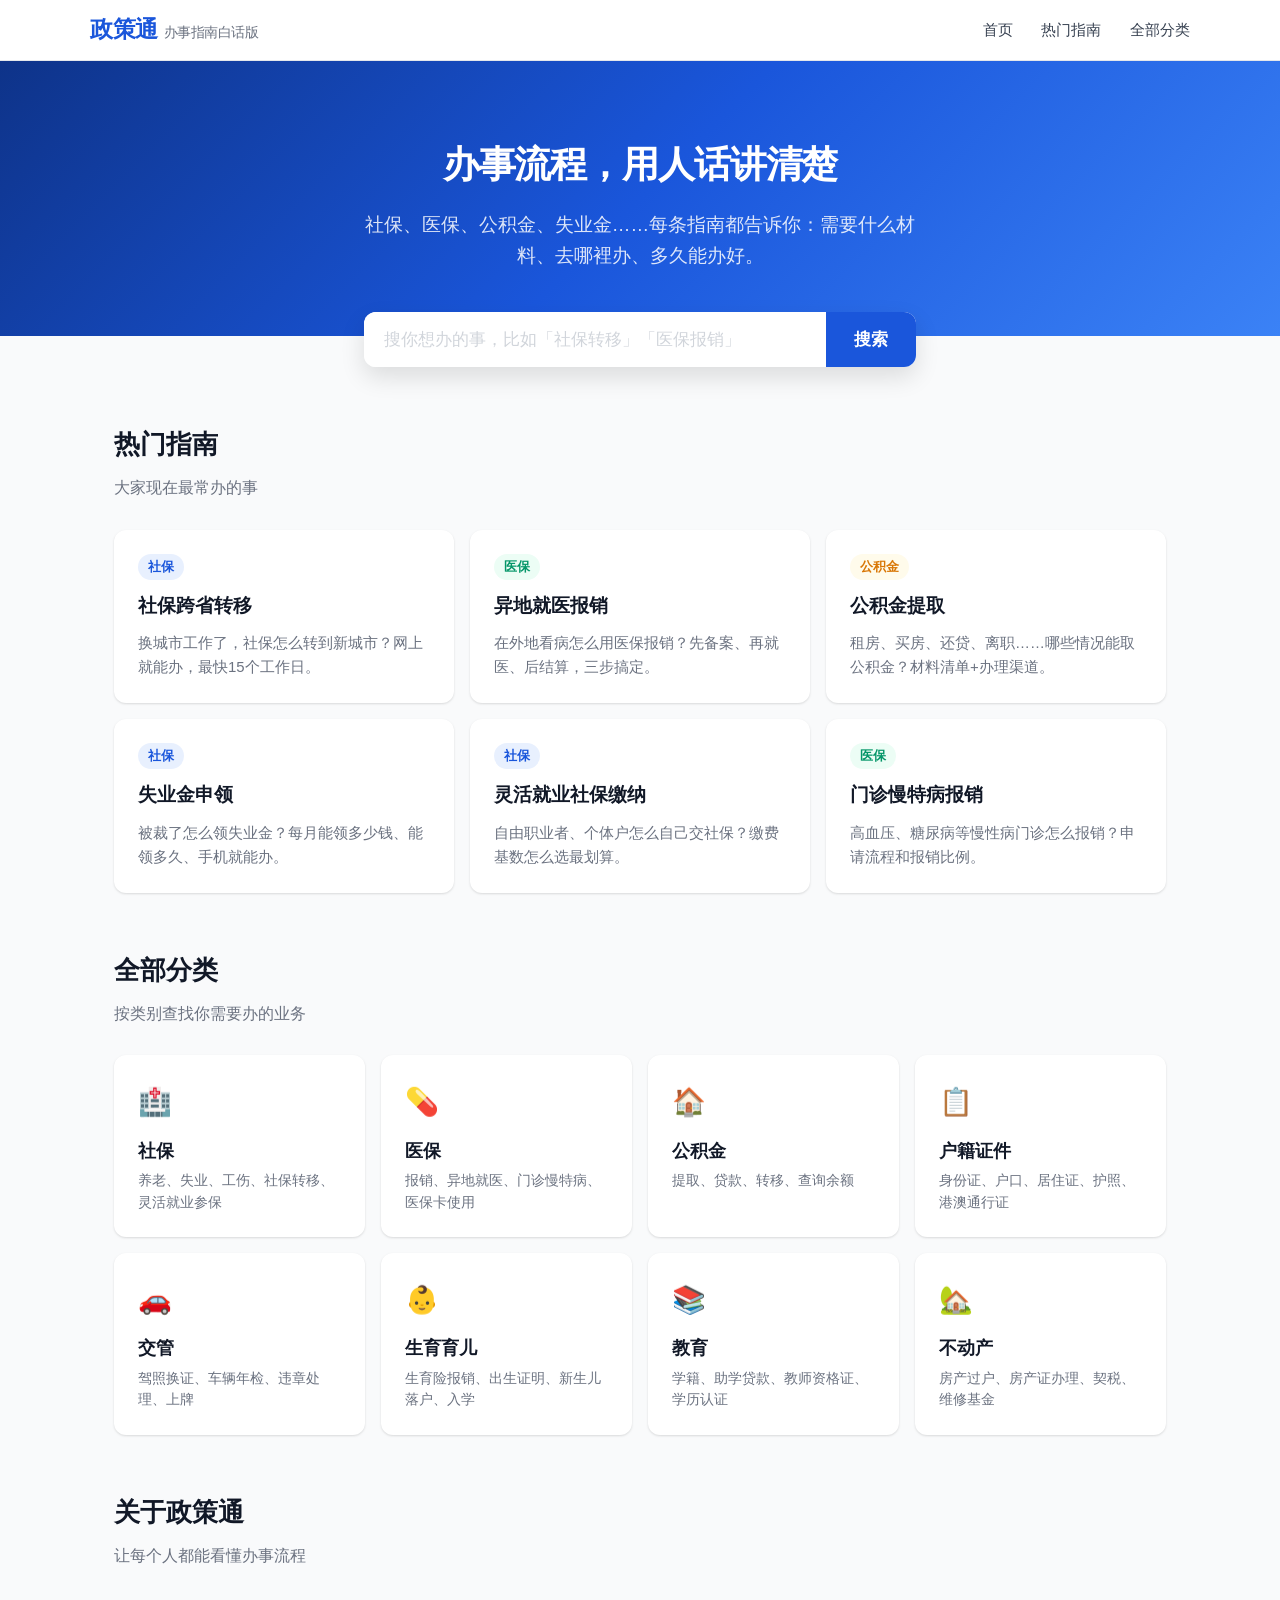
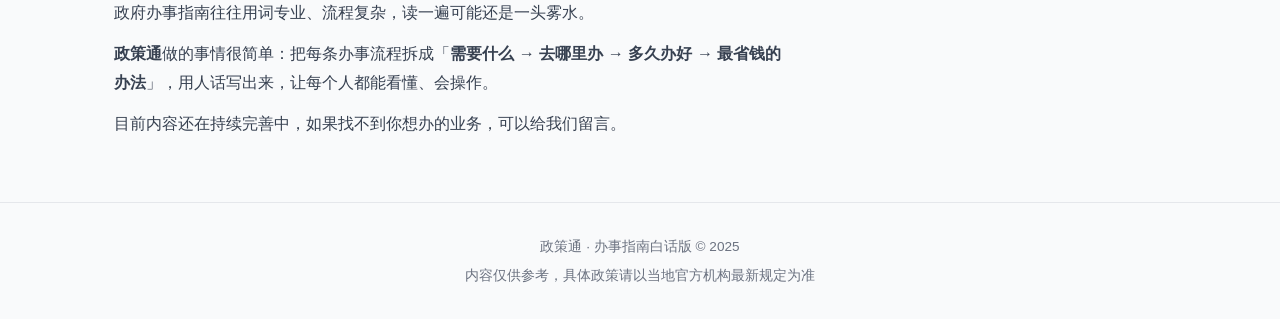
<file: index.html>
<!DOCTYPE html>
<html lang="zh-CN">
<head>
<meta charset="UTF-8">
<meta name="viewport" content="width=device-width, initial-scale=1.0">
<meta name="description" content="政策通 — 社保、医保、公积金、失业金等办事流程，用人话讲清楚。每一步都告诉你带什么材料、去哪办、多久能办好。">
<title>政策通 — 办事指南白话版</title>
<link rel="stylesheet" href="style.css">
</head>
<body>

<header>
  <div class="header-inner">
    <a href="./" class="logo">政策通<span>办事指南白话版</span></a>
    <nav>
      <a href="./">首页</a>
      <a href="#hot">热门指南</a>
      <a href="#all">全部分类</a>
    </nav>
  </div>
</header>

<section class="hero">
  <h1>办事流程，用人话讲清楚</h1>
  <p>社保、医保、公积金、失业金……每条指南都告诉你：需要什么材料、去哪裡办、多久能办好。</p>
</section>

<div class="search-wrap">
  <div class="search-box">
    <input type="text" id="searchInput" placeholder="搜你想办的事，比如「社保转移」「医保报销」" autocomplete="off">
    <button onclick="doSearch()">搜索</button>
  </div>
</div>

<section class="section" id="hot">
  <h2 class="section-title">热门指南</h2>
  <p class="section-sub">大家现在最常办的事</p>
  <div class="guide-grid">
    <a href="guides/shebao-zhuanyi.html" class="guide-card">
      <span class="tag tag-shebao">社保</span>
      <h3>社保跨省转移</h3>
      <p>换城市工作了，社保怎么转到新城市？网上就能办，最快15个工作日。</p>
    </a>
    <a href="guides/yibao-baoxiao.html" class="guide-card">
      <span class="tag tag-yibao">医保</span>
      <h3>异地就医报销</h3>
      <p>在外地看病怎么用医保报销？先备案、再就医、后结算，三步搞定。</p>
    </a>
    <a href="guides/gjj-tiqu.html" class="guide-card">
      <span class="tag tag-gjj">公积金</span>
      <h3>公积金提取</h3>
      <p>租房、买房、还贷、离职……哪些情况能取公积金？材料清单+办理渠道。</p>
    </a>
    <a href="guides/shiyejin-shenling.html" class="guide-card">
      <span class="tag tag-shebao">社保</span>
      <h3>失业金申领</h3>
      <p>被裁了怎么领失业金？每月能领多少钱、能领多久、手机就能办。</p>
    </a>
    <a href="guides/shebao-jiaofei.html" class="guide-card">
      <span class="tag tag-shebao">社保</span>
      <h3>灵活就业社保缴纳</h3>
      <p>自由职业者、个体户怎么自己交社保？缴费基数怎么选最划算。</p>
    </a>
    <a href="guides/yibao-mendao.html" class="guide-card">
      <span class="tag tag-yibao">医保</span>
      <h3>门诊慢特病报销</h3>
      <p>高血压、糖尿病等慢性病门诊怎么报销？申请流程和报销比例。</p>
    </a>
  </div>
</section>

<section class="section" id="all">
  <h2 class="section-title">全部分类</h2>
  <p class="section-sub">按类别查找你需要办的业务</p>
  <div class="cat-grid">
    <a href="guides/" class="cat-card">
      <div class="cat-icon">🏥</div>
      <div class="cat-name">社保</div>
      <div class="cat-desc">养老、失业、工伤、社保转移、灵活就业参保</div>
    </a>
    <a href="guides/" class="cat-card">
      <div class="cat-icon">💊</div>
      <div class="cat-name">医保</div>
      <div class="cat-desc">报销、异地就医、门诊慢特病、医保卡使用</div>
    </a>
    <a href="guides/" class="cat-card">
      <div class="cat-icon">🏠</div>
      <div class="cat-name">公积金</div>
      <div class="cat-desc">提取、贷款、转移、查询余额</div>
    </a>
    <a href="guides/" class="cat-card">
      <div class="cat-icon">📋</div>
      <div class="cat-name">户籍证件</div>
      <div class="cat-desc">身份证、户口、居住证、护照、港澳通行证</div>
    </a>
    <a href="guides/" class="cat-card">
      <div class="cat-icon">🚗</div>
      <div class="cat-name">交管</div>
      <div class="cat-desc">驾照换证、车辆年检、违章处理、上牌</div>
    </a>
    <a href="guides/" class="cat-card">
      <div class="cat-icon">👶</div>
      <div class="cat-name">生育育儿</div>
      <div class="cat-desc">生育险报销、出生证明、新生儿落户、入学</div>
    </a>
    <a href="guides/" class="cat-card">
      <div class="cat-icon">📚</div>
      <div class="cat-name">教育</div>
      <div class="cat-desc">学籍、助学贷款、教师资格证、学历认证</div>
    </a>
    <a href="guides/" class="cat-card">
      <div class="cat-icon">🏡</div>
      <div class="cat-name">不动产</div>
      <div class="cat-desc">房产过户、房产证办理、契税、维修基金</div>
    </a>
  </div>
</section>

<section class="section" id="about" style="margin-bottom:64px">
  <h2 class="section-title">关于政策通</h2>
  <p class="section-sub">让每个人都能看懂办事流程</p>
  <div style="max-width:680px;font-size:.95rem;color:var(--gray-700);line-height:1.8;">
    <p>政府办事指南往往用词专业、流程复杂，读一遍可能还是一头雾水。</p>
    <p style="margin-top:12px;"><strong>政策通</strong>做的事情很简单：把每条办事流程拆成「<strong>需要什么 → 去哪里办 → 多久办好 → 最省钱的办法</strong>」，用人话写出来，让每个人都能看懂、会操作。</p>
    <p style="margin-top:12px;">目前内容还在持续完善中，如果找不到你想办的业务，可以给我们留言。</p>
  </div>
</section>

<footer>
  <p>政策通 · 办事指南白话版 &copy; 2025</p>
  <p style="margin-top:6px">内容仅供参考，具体政策请以当地官方机构最新规定为准</p>
</footer>

<script src="script.js"></script>
</body>
</html>
</file>
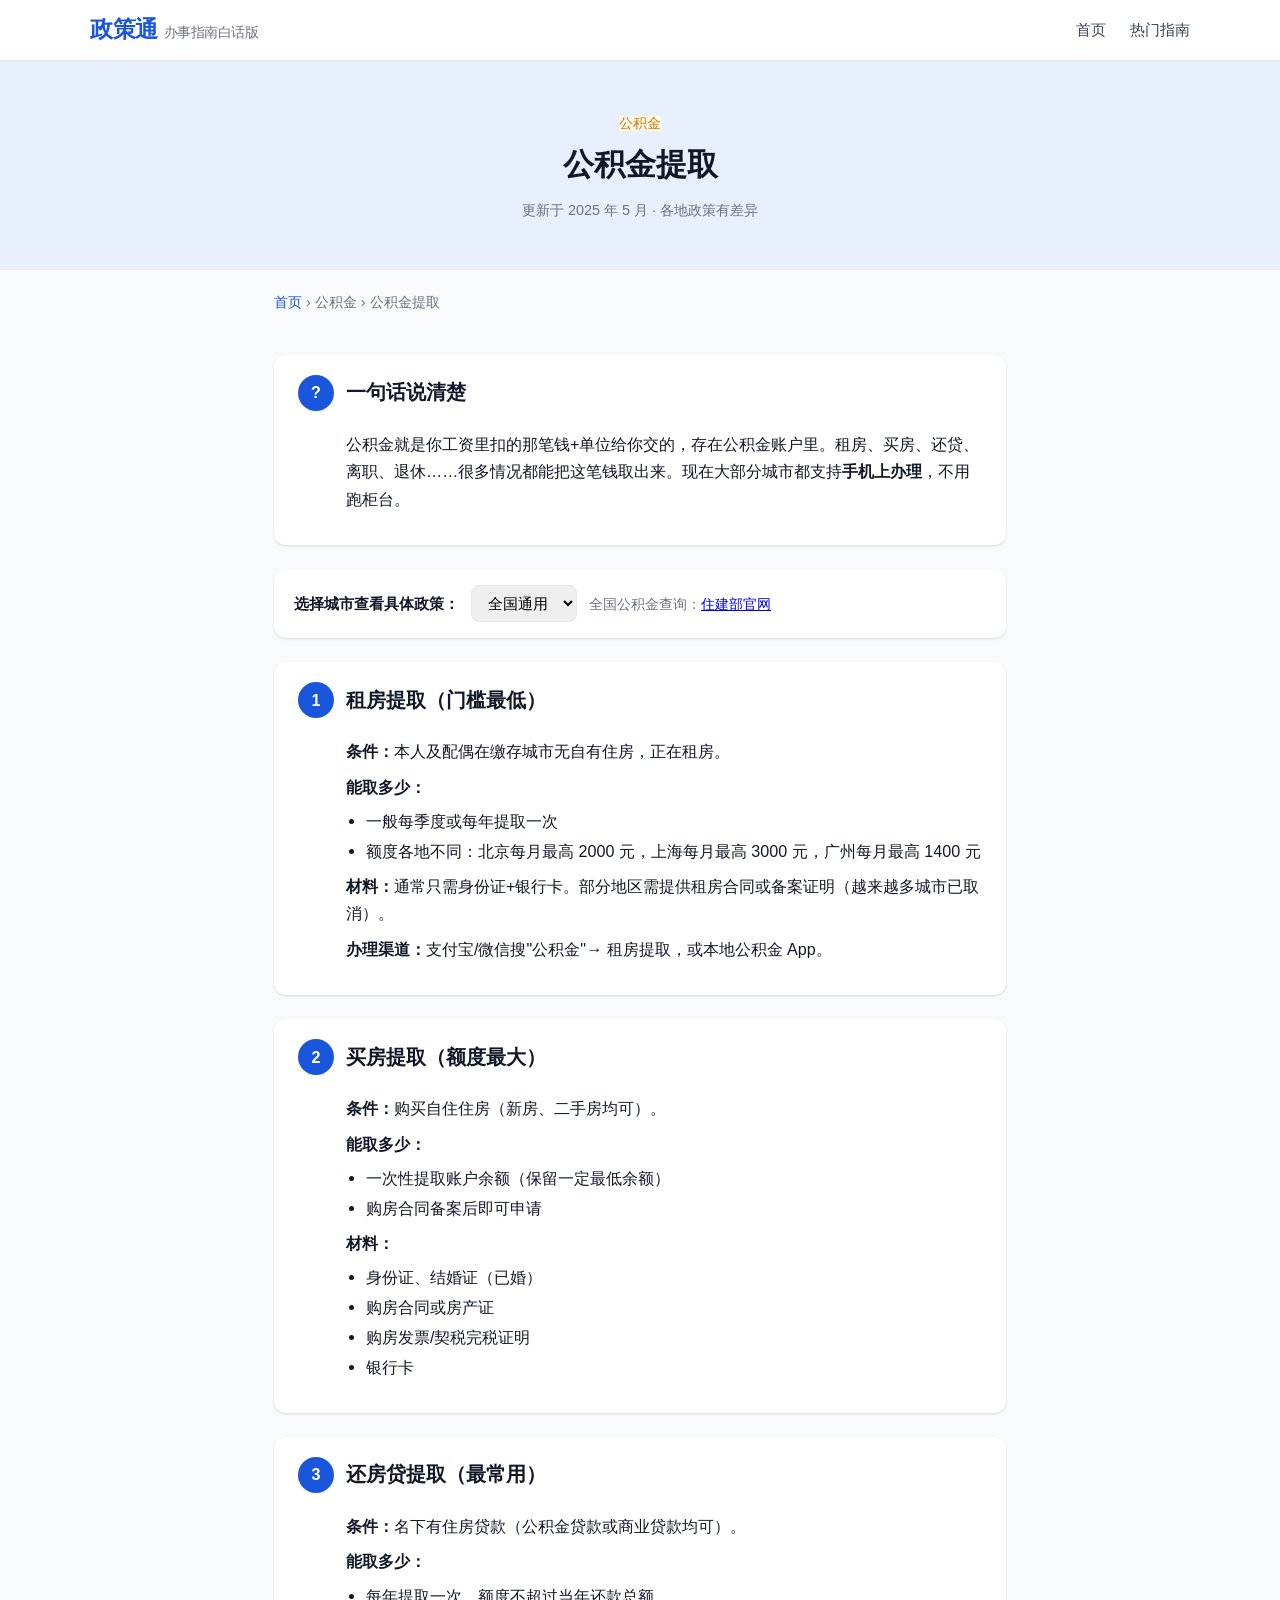
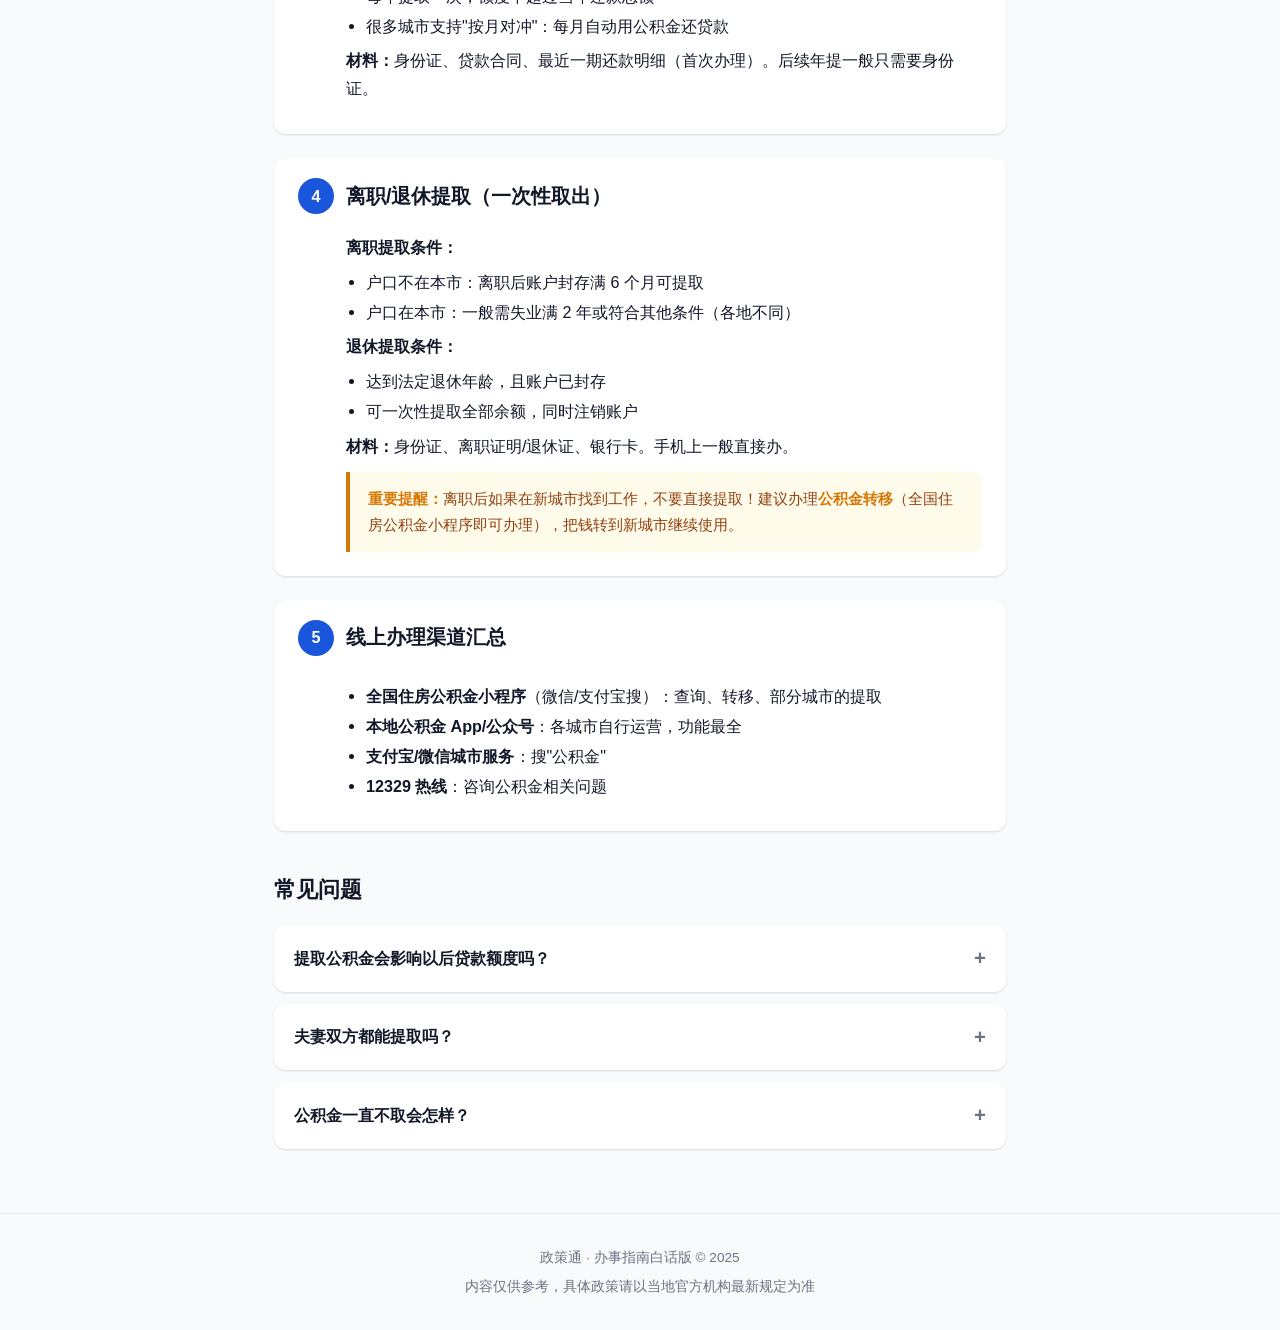
<file: guides/gjj-tiqu.html>
<!DOCTYPE html>
<html lang="zh-CN">
<head>
<meta charset="UTF-8">
<meta name="viewport" content="width=device-width, initial-scale=1.0">
<meta name="description" content="公积金怎么提取？租房、买房、还贷、离职、退休……各种情况提取条件、所需材料、线上办理渠道，一次讲清楚。">
<title>公积金提取 — 政策通</title>
<link rel="stylesheet" href="../style.css">
</head>
<body>

<header>
  <div class="header-inner">
    <a href="../" class="logo">政策通<span>办事指南白话版</span></a>
    <nav><a href="../">首页</a><a href="/#hot">热门指南</a></nav>
  </div>
</header>

<div class="guide-hero">
  <span class="tag tag-gjj">公积金</span>
  <h1>公积金提取</h1>
  <p class="update-time">更新于 2025 年 5 月 · 各地政策有差异</p>
</div>

<div class="breadcrumb">
  <a href="../">首页</a> &rsaquo; 公积金 &rsaquo; 公积金提取
</div>

<div class="guide-content">

  <div class="step">
    <div class="step-header">
      <span class="step-num">?</span>
      一句话说清楚
    </div>
    <div class="step-body">
      <p>公积金就是你工资里扣的那笔钱+单位给你交的，存在公积金账户里。租房、买房、还贷、离职、退休……很多情况都能把这笔钱取出来。现在大部分城市都支持<strong>手机上办理</strong>，不用跑柜台。</p>
    </div>
  </div>

  <!-- 城市选择 -->
  <div class="city-bar">
    <label>选择城市查看具体政策：</label>
    <select onchange="updateCityInfo(this, 'gjj')">
      <option value="default">全国通用</option>
      <option value="beijing">北京</option>
      <option value="shanghai">上海</option>
      <option value="guangzhou">广州</option>
      <option value="shenzhen">深圳</option>
      <option value="hangzhou">杭州</option>
      <option value="chengdu">成都</option>
      <option value="wuhan">武汉</option>
    </select>
    <span id="gjjLink" style="font-size:.85rem;color:var(--gray-500)">全国公积金查询：<a href="http://www.mohurd.gov.cn/" target="_blank" rel="noopener">住建部官网</a></span>
  </div>

  <div class="step">
    <div class="step-header">
      <span class="step-num">1</span>
      租房提取（门槛最低）
    </div>
    <div class="step-body">
      <p><strong>条件：</strong>本人及配偶在缴存城市无自有住房，正在租房。</p>
      <p><strong>能取多少：</strong></p>
      <ul>
        <li>一般每季度或每年提取一次</li>
        <li>额度各地不同：北京每月最高 2000 元，上海每月最高 3000 元，广州每月最高 1400 元</li>
      </ul>
      <p><strong>材料：</strong>通常只需身份证+银行卡。部分地区需提供租房合同或备案证明（越来越多城市已取消）。</p>
      <p><strong>办理渠道：</strong>支付宝/微信搜"公积金"→ 租房提取，或本地公积金 App。</p>
    </div>
  </div>

  <div class="step">
    <div class="step-header">
      <span class="step-num">2</span>
      买房提取（额度最大）
    </div>
    <div class="step-body">
      <p><strong>条件：</strong>购买自住住房（新房、二手房均可）。</p>
      <p><strong>能取多少：</strong></p>
      <ul>
        <li>一次性提取账户余额（保留一定最低余额）</li>
        <li>购房合同备案后即可申请</li>
      </ul>
      <p><strong>材料：</strong></p>
      <ul>
        <li>身份证、结婚证（已婚）</li>
        <li>购房合同或房产证</li>
        <li>购房发票/契税完税证明</li>
        <li>银行卡</li>
      </ul>
    </div>
  </div>

  <div class="step">
    <div class="step-header">
      <span class="step-num">3</span>
      还房贷提取（最常用）
    </div>
    <div class="step-body">
      <p><strong>条件：</strong>名下有住房贷款（公积金贷款或商业贷款均可）。</p>
      <p><strong>能取多少：</strong></p>
      <ul>
        <li>每年提取一次，额度不超过当年还款总额</li>
        <li>很多城市支持"按月对冲"：每月自动用公积金还贷款</li>
      </ul>
      <p><strong>材料：</strong>身份证、贷款合同、最近一期还款明细（首次办理）。后续年提一般只需要身份证。</p>
    </div>
  </div>

  <div class="step">
    <div class="step-header">
      <span class="step-num">4</span>
      离职/退休提取（一次性取出）
    </div>
    <div class="step-body">
      <p><strong>离职提取条件：</strong></p>
      <ul>
        <li>户口不在本市：离职后账户封存满 6 个月可提取</li>
        <li>户口在本市：一般需失业满 2 年或符合其他条件（各地不同）</li>
      </ul>
      <p><strong>退休提取条件：</strong></p>
      <ul>
        <li>达到法定退休年龄，且账户已封存</li>
        <li>可一次性提取全部余额，同时注销账户</li>
      </ul>
      <p><strong>材料：</strong>身份证、离职证明/退休证、银行卡。手机上一般直接办。</p>
      <div class="tip-box">
        <strong>重要提醒：</strong>离职后如果在新城市找到工作，不要直接提取！建议办理<strong>公积金转移</strong>（全国住房公积金小程序即可办理），把钱转到新城市继续使用。
      </div>
    </div>
  </div>

  <div class="step">
    <div class="step-header">
      <span class="step-num">5</span>
      线上办理渠道汇总
    </div>
    <div class="step-body">
      <ul>
        <li><strong>全国住房公积金小程序</strong>（微信/支付宝搜）：查询、转移、部分城市的提取</li>
        <li><strong>本地公积金 App/公众号</strong>：各城市自行运营，功能最全</li>
        <li><strong>支付宝/微信城市服务</strong>：搜"公积金"</li>
        <li><strong>12329 热线</strong>：咨询公积金相关问题</li>
      </ul>
    </div>
  </div>

  <h2 style="font-size:1.3rem;margin:40px 0 16px;">常见问题</h2>
  <div class="faq-item">
    <div class="faq-q">提取公积金会影响以后贷款额度吗？</div>
    <div class="faq-a">会的。公积金贷款额度通常和账户余额挂钩（一般是余额的 10-20 倍）。如果你近期打算用公积金贷款买房，建议不要提取太多，保留一定余额。</div>
  </div>
  <div class="faq-item">
    <div class="faq-q">夫妻双方都能提取吗？</div>
    <div class="faq-a">可以。租房提取双方都可以提（总额有上限），买房/还贷提取双方可以共同提取，总额不超过实际支出。</div>
  </div>
  <div class="faq-item">
    <div class="faq-q">公积金一直不取会怎样？</div>
    <div class="faq-a">钱一直在你账户里，按活期或一年期定期利率计息，不会消失。到退休时可以一次性连本带息全部取出。</div>
  </div>

</div>

<footer>
  <p>政策通 · 办事指南白话版 &copy; 2025</p>
  <p style="margin-top:6px">内容仅供参考，具体政策请以当地官方机构最新规定为准</p>
</footer>

<script src="../script.js"></script>
</body>
</html>
</file>
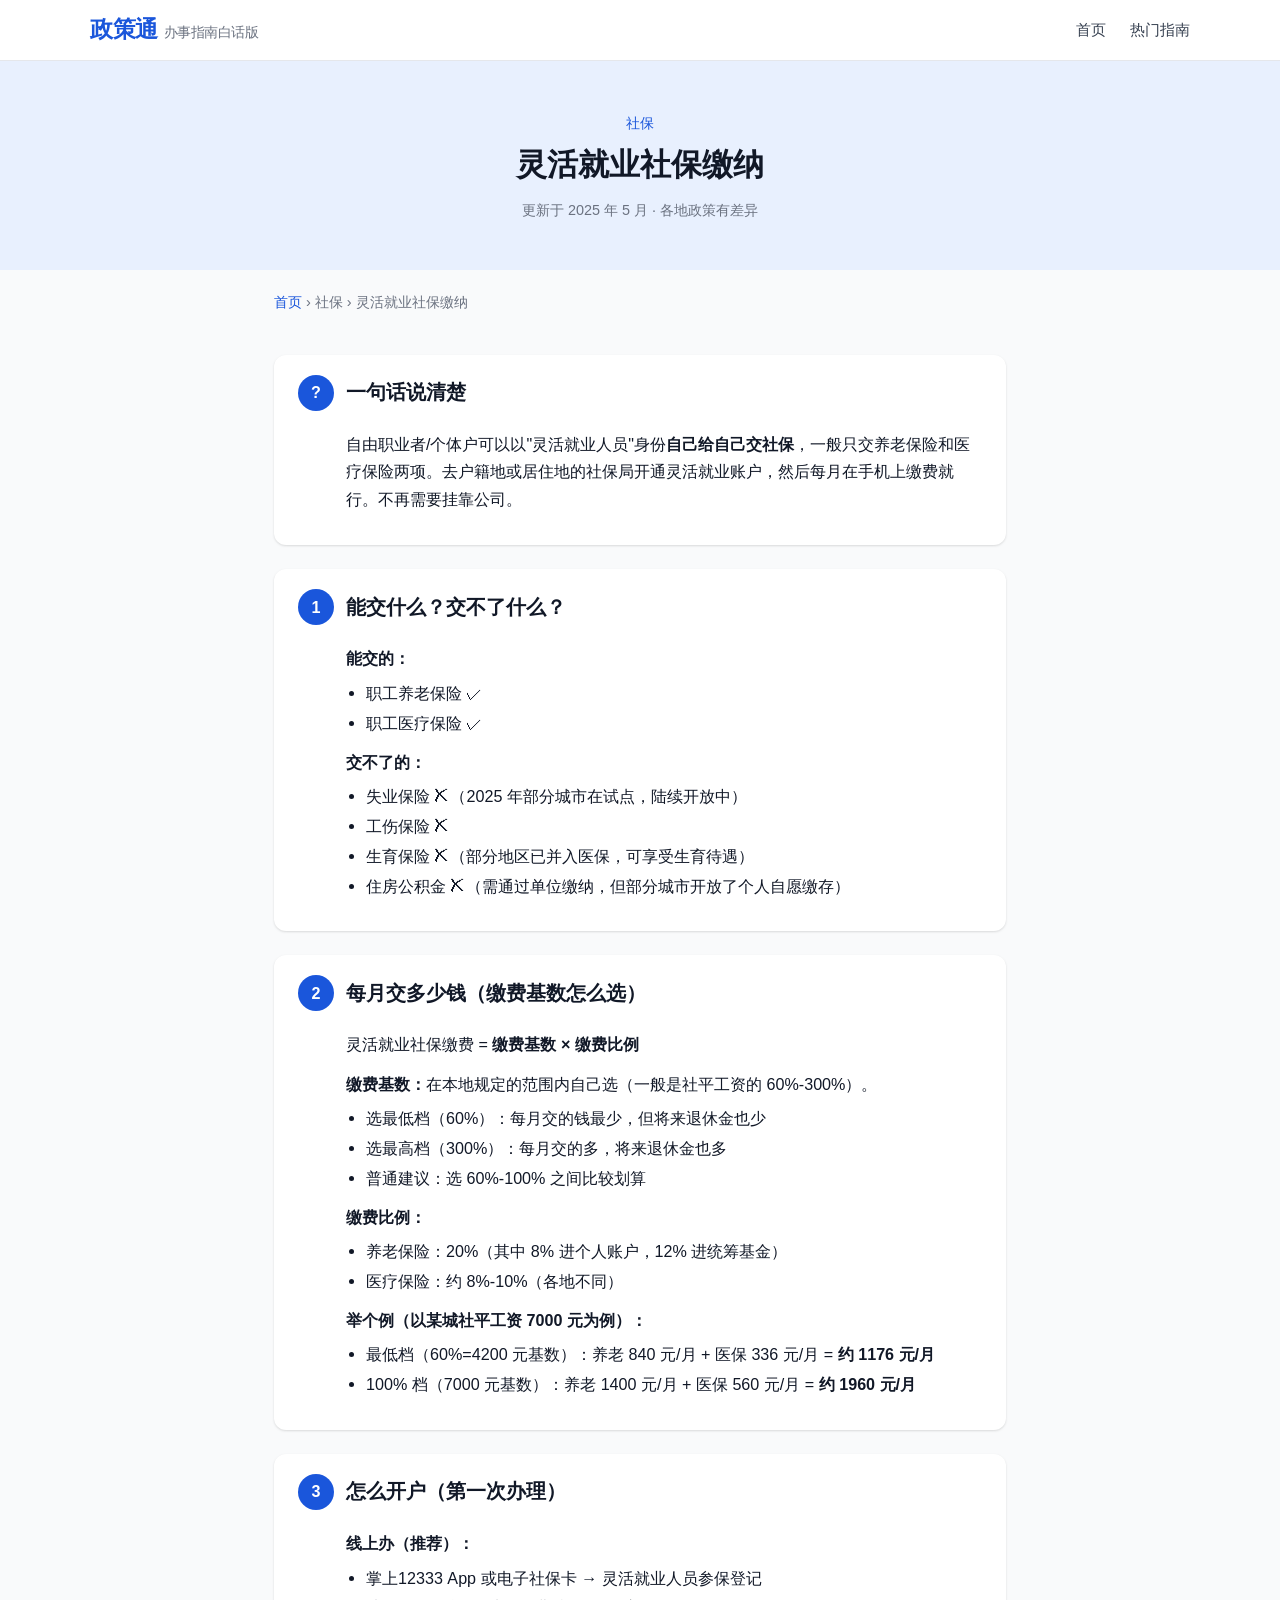
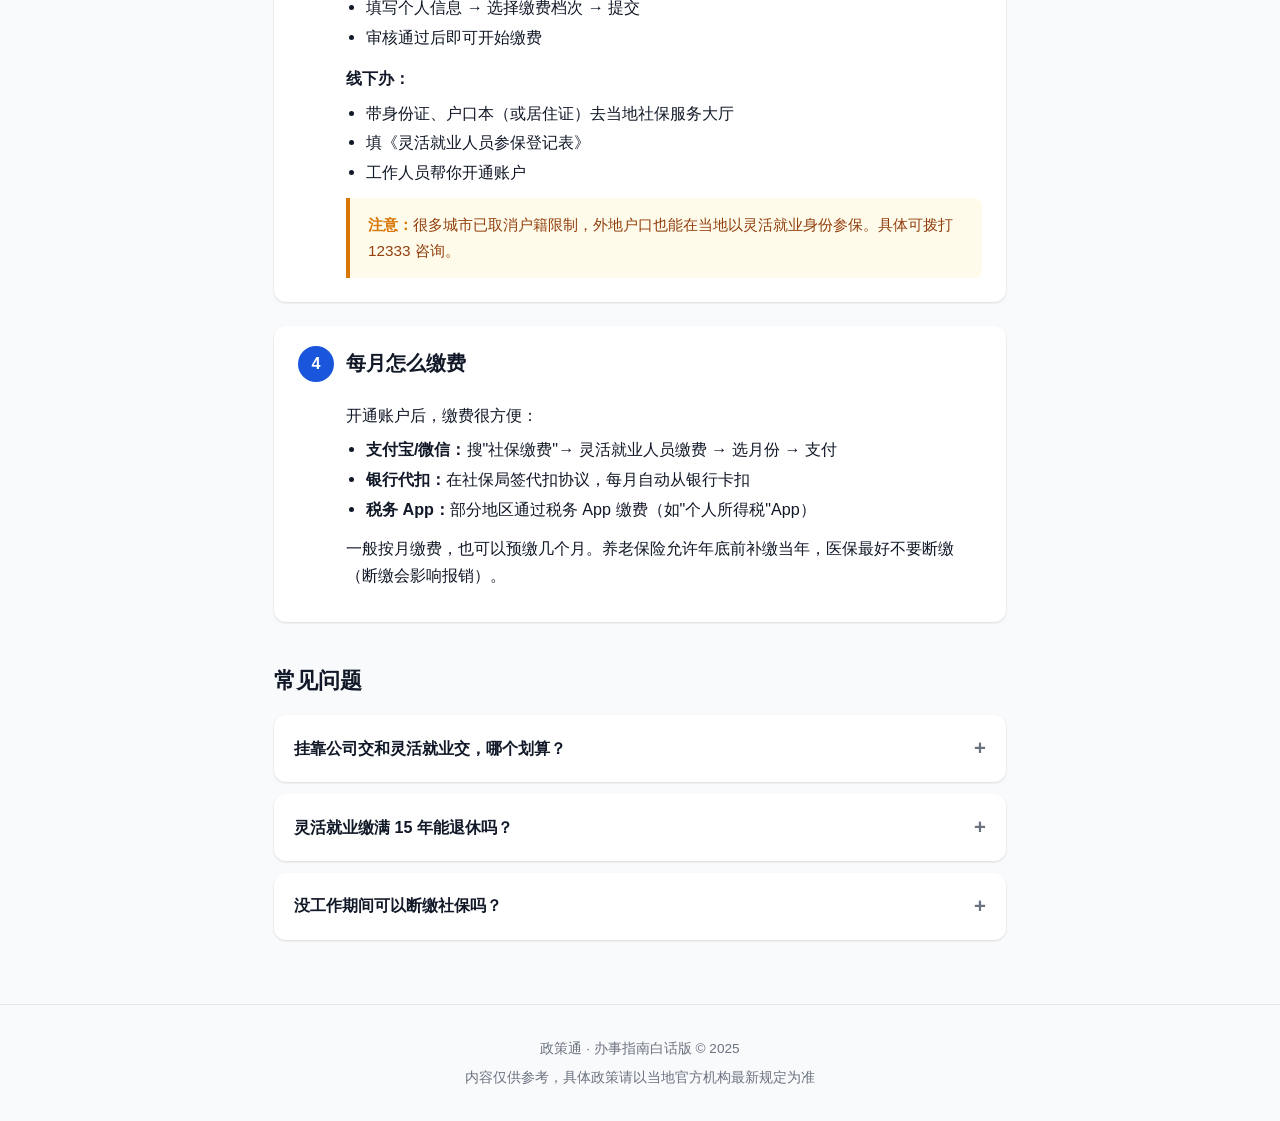
<file: guides/shebao-jiaofei.html>
<!DOCTYPE html>
<html lang="zh-CN">
<head>
<meta charset="UTF-8">
<meta name="viewport" content="width=device-width, initial-scale=1.0">
<meta name="description" content="自由职业者、个体户怎么自己交社保？灵活就业社保缴费基数怎么选、每月交多少钱、线上办理流程。">
<title>灵活就业社保缴纳 — 政策通</title>
<link rel="stylesheet" href="../style.css">
</head>
<body>

<header>
  <div class="header-inner">
    <a href="../" class="logo">政策通<span>办事指南白话版</span></a>
    <nav><a href="../">首页</a><a href="/#hot">热门指南</a></nav>
  </div>
</header>

<div class="guide-hero">
  <span class="tag tag-shebao">社保</span>
  <h1>灵活就业社保缴纳</h1>
  <p class="update-time">更新于 2025 年 5 月 · 各地政策有差异</p>
</div>

<div class="breadcrumb">
  <a href="../">首页</a> &rsaquo; 社保 &rsaquo; 灵活就业社保缴纳
</div>

<div class="guide-content">

  <div class="step">
    <div class="step-header">
      <span class="step-num">?</span>
      一句话说清楚
    </div>
    <div class="step-body">
      <p>自由职业者/个体户可以以"灵活就业人员"身份<strong>自己给自己交社保</strong>，一般只交养老保险和医疗保险两项。去户籍地或居住地的社保局开通灵活就业账户，然后每月在手机上缴费就行。不再需要挂靠公司。</p>
    </div>
  </div>

  <div class="step">
    <div class="step-header">
      <span class="step-num">1</span>
      能交什么？交不了什么？
    </div>
    <div class="step-body">
      <p><strong>能交的：</strong></p>
      <ul>
        <li>职工养老保险 ✓</li>
        <li>职工医疗保险 ✓</li>
      </ul>
      <p style="margin-top:12px"><strong>交不了的：</strong></p>
      <ul>
        <li>失业保险 ✗（2025 年部分城市在试点，陆续开放中）</li>
        <li>工伤保险 ✗</li>
        <li>生育保险 ✗（部分地区已并入医保，可享受生育待遇）</li>
        <li>住房公积金 ✗（需通过单位缴纳，但部分城市开放了个人自愿缴存）</li>
      </ul>
    </div>
  </div>

  <div class="step">
    <div class="step-header">
      <span class="step-num">2</span>
      每月交多少钱（缴费基数怎么选）
    </div>
    <div class="step-body">
      <p>灵活就业社保缴费 = <strong>缴费基数 × 缴费比例</strong></p>
      <p style="margin-top:12px"><strong>缴费基数：</strong>在本地规定的范围内自己选（一般是社平工资的 60%-300%）。</p>
      <ul>
        <li>选最低档（60%）：每月交的钱最少，但将来退休金也少</li>
        <li>选最高档（300%）：每月交的多，将来退休金也多</li>
        <li>普通建议：选 60%-100% 之间比较划算</li>
      </ul>
      <p style="margin-top:12px"><strong>缴费比例：</strong></p>
      <ul>
        <li>养老保险：20%（其中 8% 进个人账户，12% 进统筹基金）</li>
        <li>医疗保险：约 8%-10%（各地不同）</li>
      </ul>
      <p style="margin-top:12px"><strong>举个例（以某城社平工资 7000 元为例）：</strong></p>
      <ul>
        <li>最低档（60%=4200 元基数）：养老 840 元/月 + 医保 336 元/月 = <strong>约 1176 元/月</strong></li>
        <li>100% 档（7000 元基数）：养老 1400 元/月 + 医保 560 元/月 = <strong>约 1960 元/月</strong></li>
      </ul>
    </div>
  </div>

  <div class="step">
    <div class="step-header">
      <span class="step-num">3</span>
      怎么开户（第一次办理）
    </div>
    <div class="step-body">
      <p><strong>线上办（推荐）：</strong></p>
      <ul>
        <li>掌上12333 App 或电子社保卡 → 灵活就业人员参保登记</li>
        <li>填写个人信息 → 选择缴费档次 → 提交</li>
        <li>审核通过后即可开始缴费</li>
      </ul>
      <p style="margin-top:14px"><strong>线下办：</strong></p>
      <ul>
        <li>带身份证、户口本（或居住证）去当地社保服务大厅</li>
        <li>填《灵活就业人员参保登记表》</li>
        <li>工作人员帮你开通账户</li>
      </ul>
      <div class="tip-box">
        <strong>注意：</strong>很多城市已取消户籍限制，外地户口也能在当地以灵活就业身份参保。具体可拨打 12333 咨询。
      </div>
    </div>
  </div>

  <div class="step">
    <div class="step-header">
      <span class="step-num">4</span>
      每月怎么缴费
    </div>
    <div class="step-body">
      <p>开通账户后，缴费很方便：</p>
      <ul>
        <li><strong>支付宝/微信：</strong>搜"社保缴费"→ 灵活就业人员缴费 → 选月份 → 支付</li>
        <li><strong>银行代扣：</strong>在社保局签代扣协议，每月自动从银行卡扣</li>
        <li><strong>税务 App：</strong>部分地区通过税务 App 缴费（如"个人所得税"App）</li>
      </ul>
      <p style="margin-top:12px">一般按月缴费，也可以预缴几个月。养老保险允许年底前补缴当年，医保最好不要断缴（断缴会影响报销）。</p>
    </div>
  </div>

  <h2 style="font-size:1.3rem;margin:40px 0 16px;">常见问题</h2>
  <div class="faq-item">
    <div class="faq-q">挂靠公司交和灵活就业交，哪个划算？</div>
    <div class="faq-a">灵活就业更划算。挂靠公司要额外交五险（包括你根本用不到的失业/工伤/生育险），还得给挂靠公司手续费。灵活就业只交养老+医保，费用更低。而且挂靠是灰色操作，有法律风险。</div>
  </div>
  <div class="faq-item">
    <div class="faq-q">灵活就业缴满 15 年能退休吗？</div>
    <div class="faq-a">和职工一样，达到法定退休年龄+养老保险缴满 15 年即可按月领养老金。灵活就业缴费年限和职工缴费年限可以合并计算。</div>
  </div>
  <div class="faq-item">
    <div class="faq-q">没工作期间可以断缴社保吗？</div>
    <div class="faq-a">短期断缴影响不大。养老是累计计算年限，断几个月没问题。但医保断缴次月就不能报销了，尽量不要让医保断。</div>
  </div>

</div>

<footer>
  <p>政策通 · 办事指南白话版 &copy; 2025</p>
  <p style="margin-top:6px">内容仅供参考，具体政策请以当地官方机构最新规定为准</p>
</footer>

<script src="../script.js"></script>
</body>
</html>
</file>
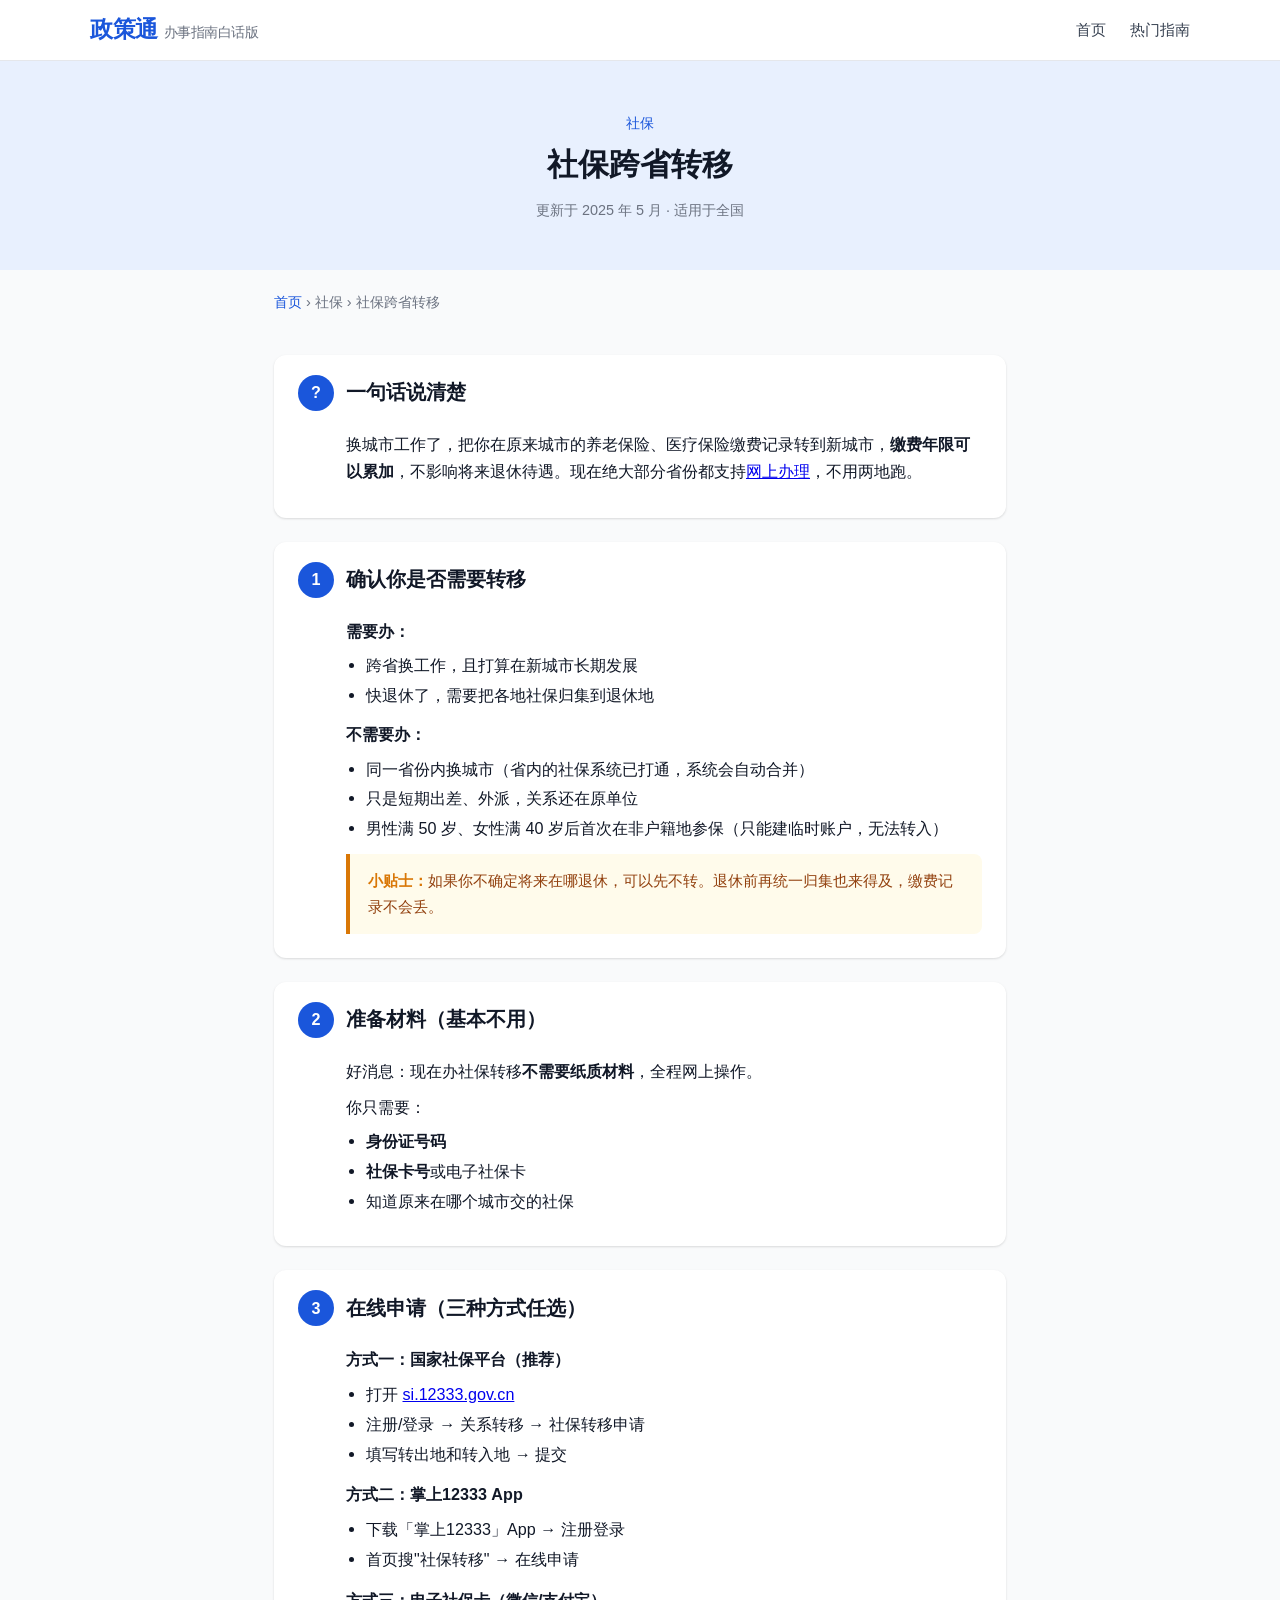
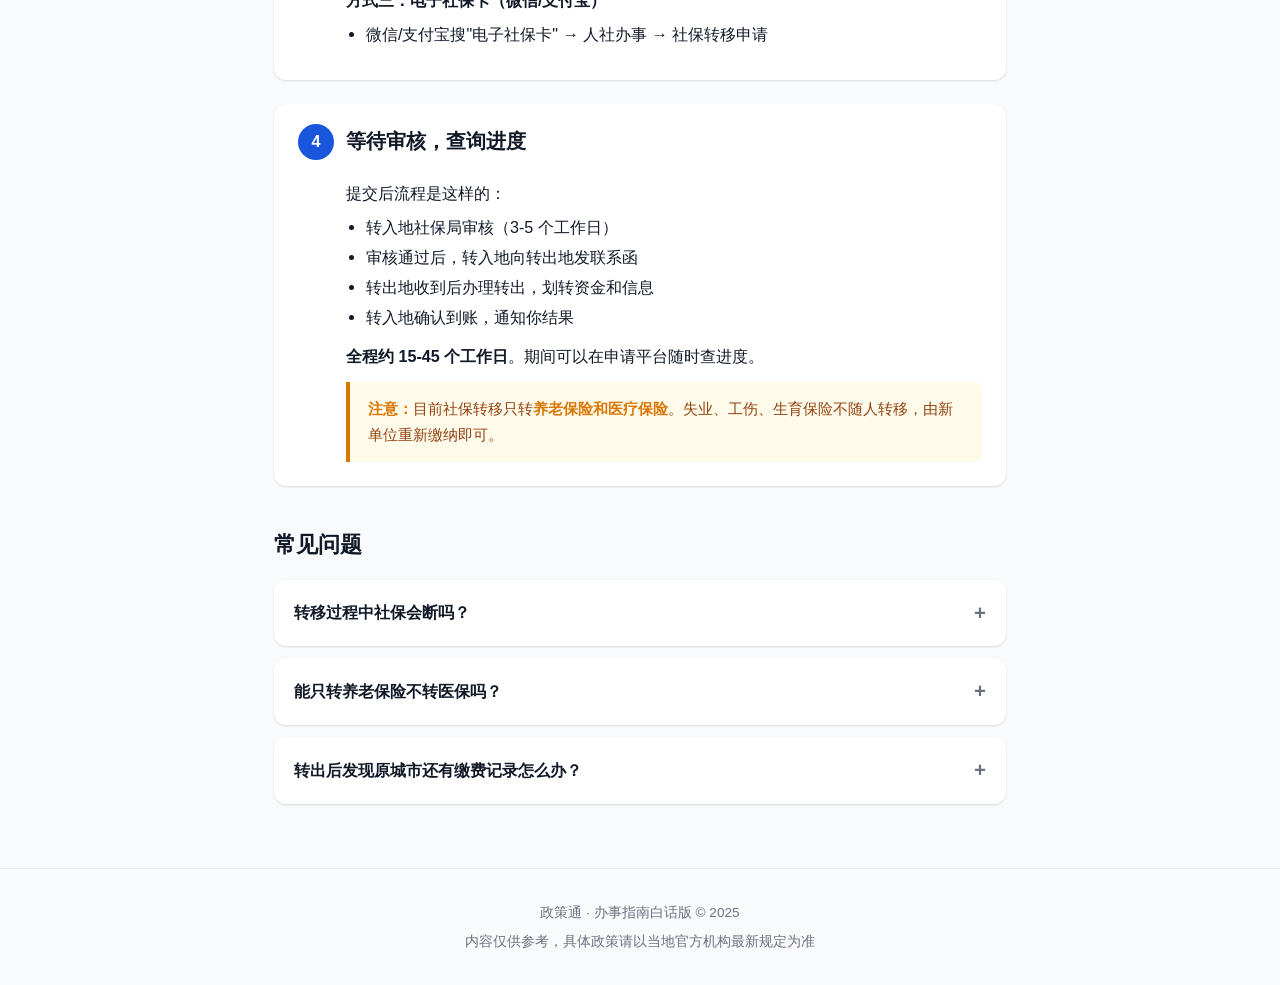
<file: guides/shebao-zhuanyi.html>
<!DOCTYPE html>
<html lang="zh-CN">
<head>
<meta charset="UTF-8">
<meta name="viewport" content="width=device-width, initial-scale=1.0">
<meta name="description" content="换城市工作了，社保怎么转到新城市？社保跨省转移网上办理流程，材料清单、办理渠道、办理时间，用人话讲清楚。">
<title>社保跨省转移 — 政策通</title>
<link rel="stylesheet" href="../style.css">
</head>
<body>

<header>
  <div class="header-inner">
    <a href="../" class="logo">政策通<span>办事指南白话版</span></a>
    <nav><a href="../">首页</a><a href="/#hot">热门指南</a></nav>
  </div>
</header>

<div class="guide-hero">
  <span class="tag tag-shebao">社保</span>
  <h1>社保跨省转移</h1>
  <p class="update-time">更新于 2025 年 5 月 · 适用于全国</p>
</div>

<div class="breadcrumb">
  <a href="../">首页</a> &rsaquo; 社保 &rsaquo; 社保跨省转移
</div>

<div class="guide-content">

  <!-- 一句话说明 -->
  <div class="step">
    <div class="step-header">
      <span class="step-num">?</span>
      一句话说清楚
    </div>
    <div class="step-body">
      <p>换城市工作了，把你在原来城市的养老保险、医疗保险缴费记录转到新城市，<strong>缴费年限可以累加</strong>，不影响将来退休待遇。现在绝大部分省份都支持<a href="https://si.12333.gov.cn/" target="_blank" rel="noopener">网上办理</a>，不用两地跑。</p>
    </div>
  </div>

  <!-- 第一步 -->
  <div class="step">
    <div class="step-header">
      <span class="step-num">1</span>
      确认你是否需要转移
    </div>
    <div class="step-body">
      <p><strong>需要办：</strong></p>
      <ul>
        <li>跨省换工作，且打算在新城市长期发展</li>
        <li>快退休了，需要把各地社保归集到退休地</li>
      </ul>
      <p style="margin-top:12px"><strong>不需要办：</strong></p>
      <ul>
        <li>同一省份内换城市（省内的社保系统已打通，系统会自动合并）</li>
        <li>只是短期出差、外派，关系还在原单位</li>
        <li>男性满 50 岁、女性满 40 岁后首次在非户籍地参保（只能建临时账户，无法转入）</li>
      </ul>
      <div class="tip-box">
        <strong>小贴士：</strong>如果你不确定将来在哪退休，可以先不转。退休前再统一归集也来得及，缴费记录不会丢。
      </div>
    </div>
  </div>

  <!-- 第二步 -->
  <div class="step">
    <div class="step-header">
      <span class="step-num">2</span>
      准备材料（基本不用）
    </div>
    <div class="step-body">
      <p>好消息：现在办社保转移<strong>不需要纸质材料</strong>，全程网上操作。</p>
      <p>你只需要：</p>
      <ul>
        <li><strong>身份证号码</strong></li>
        <li><strong>社保卡号</strong>或电子社保卡</li>
        <li>知道原来在哪个城市交的社保</li>
      </ul>
    </div>
  </div>

  <!-- 第三步 -->
  <div class="step">
    <div class="step-header">
      <span class="step-num">3</span>
      在线申请（三种方式任选）
    </div>
    <div class="step-body">
      <p><strong>方式一：国家社保平台（推荐）</strong></p>
      <ul>
        <li>打开 <a href="https://si.12333.gov.cn/" target="_blank" rel="noopener">si.12333.gov.cn</a></li>
        <li>注册/登录 → 关系转移 → 社保转移申请</li>
        <li>填写转出地和转入地 → 提交</li>
      </ul>
      <p style="margin-top:14px"><strong>方式二：掌上12333 App</strong></p>
      <ul>
        <li>下载「掌上12333」App → 注册登录</li>
        <li>首页搜"社保转移" → 在线申请</li>
      </ul>
      <p style="margin-top:14px"><strong>方式三：电子社保卡（微信/支付宝）</strong></p>
      <ul>
        <li>微信/支付宝搜"电子社保卡" → 人社办事 → 社保转移申请</li>
      </ul>
    </div>
  </div>

  <!-- 第四步 -->
  <div class="step">
    <div class="step-header">
      <span class="step-num">4</span>
      等待审核，查询进度
    </div>
    <div class="step-body">
      <p>提交后流程是这样的：</p>
      <ul>
        <li>转入地社保局审核（3-5 个工作日）</li>
        <li>审核通过后，转入地向转出地发联系函</li>
        <li>转出地收到后办理转出，划转资金和信息</li>
        <li>转入地确认到账，通知你结果</li>
      </ul>
      <p style="margin-top:12px"><strong>全程约 15-45 个工作日</strong>。期间可以在申请平台随时查进度。</p>
      <div class="tip-box">
        <strong>注意：</strong>目前社保转移只转<strong>养老保险和医疗保险</strong>。失业、工伤、生育保险不随人转移，由新单位重新缴纳即可。
      </div>
    </div>
  </div>

  <!-- FAQ -->
  <h2 style="font-size:1.3rem;margin:40px 0 16px;">常见问题</h2>
  <div class="faq-item">
    <div class="faq-q">转移过程中社保会断吗？</div>
    <div class="faq-a">转移本身不影响你在新单位的正常参保。新单位入职当月就开始交社保，转移只是把旧记录"搬过来"合并。</div>
  </div>
  <div class="faq-item">
    <div class="faq-q">能只转养老保险不转医保吗？</div>
    <div class="faq-a">可以分开办理。养老转移和医保转移是两个独立流程，可以在不同时间分别申请。</div>
  </div>
  <div class="faq-item">
    <div class="faq-q">转出后发现原城市还有缴费记录怎么办？</div>
    <div class="faq-a">可以再次申请转移。同一城市多次缴费记录可以合并到一张凭证里一起转。</div>
  </div>

</div>

<footer>
  <p>政策通 · 办事指南白话版 &copy; 2025</p>
  <p style="margin-top:6px">内容仅供参考，具体政策请以当地官方机构最新规定为准</p>
</footer>

<script src="../script.js"></script>
</body>
</html>
</file>
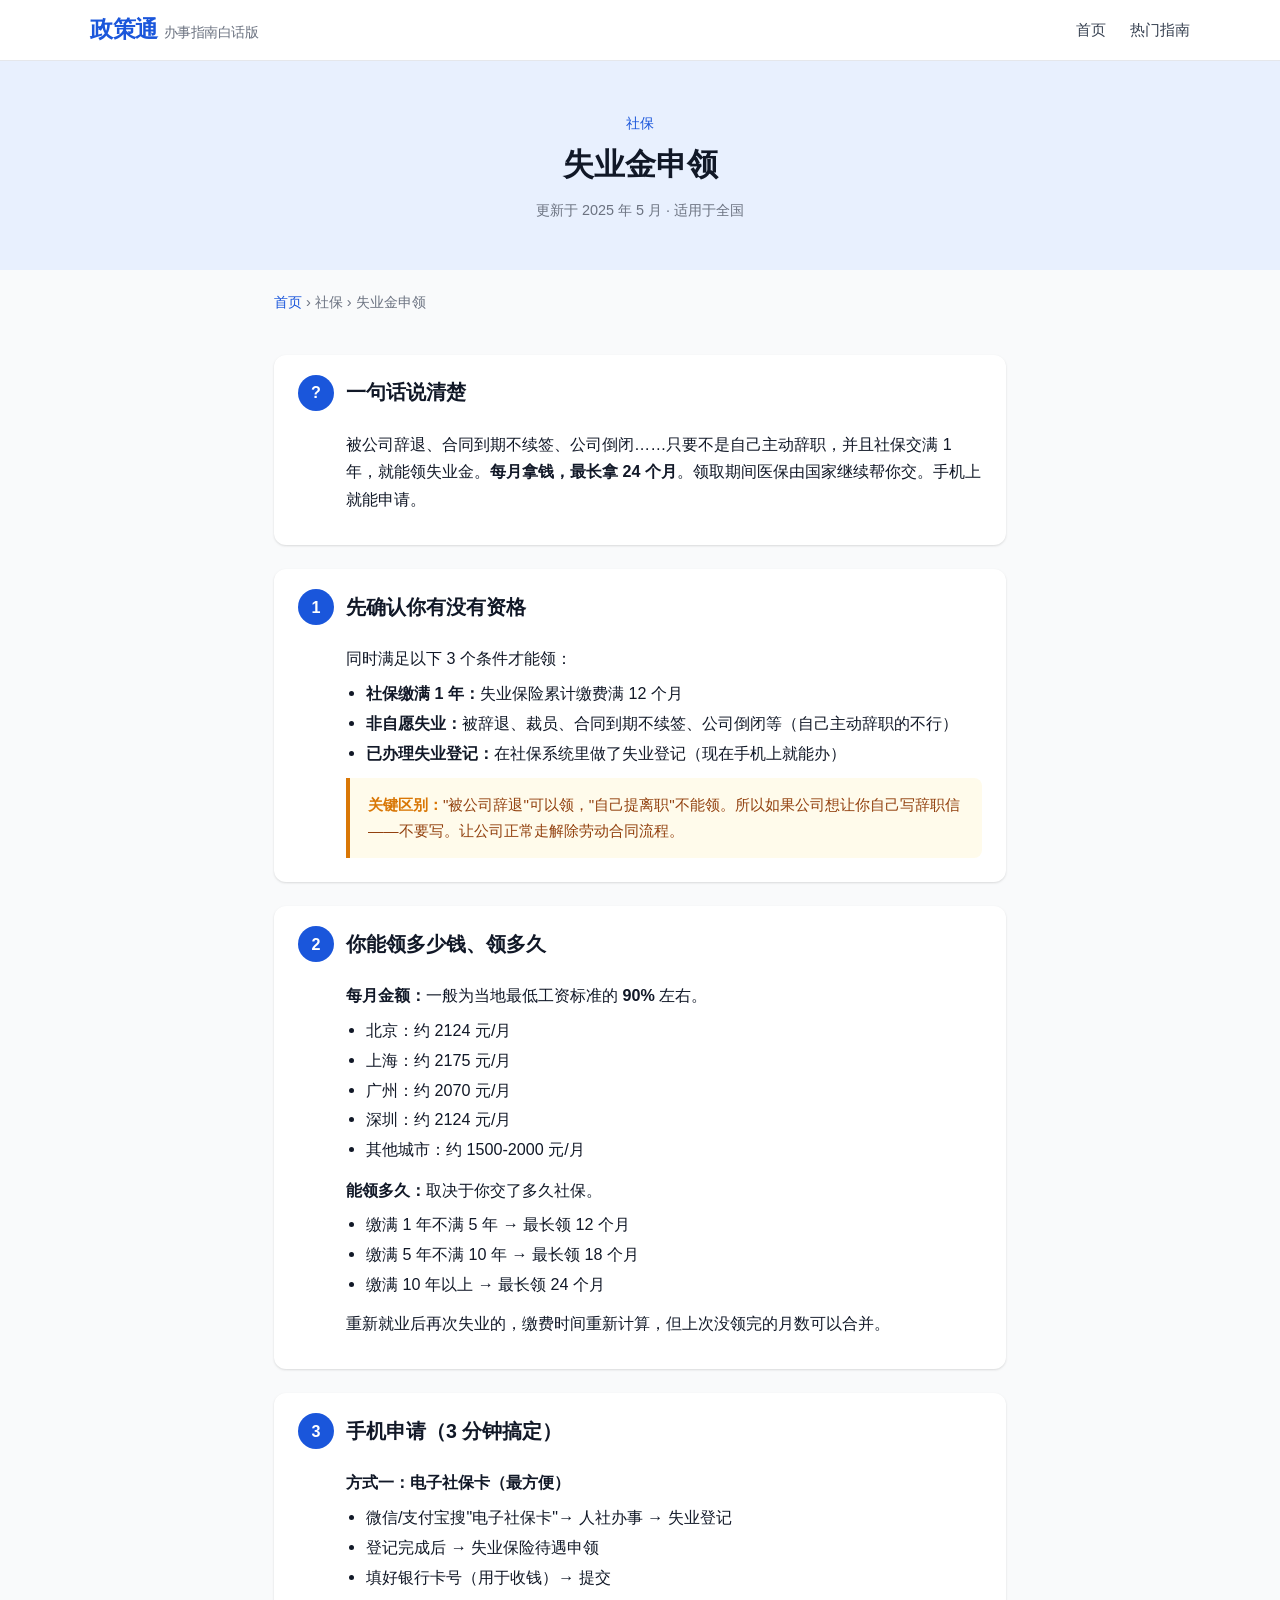
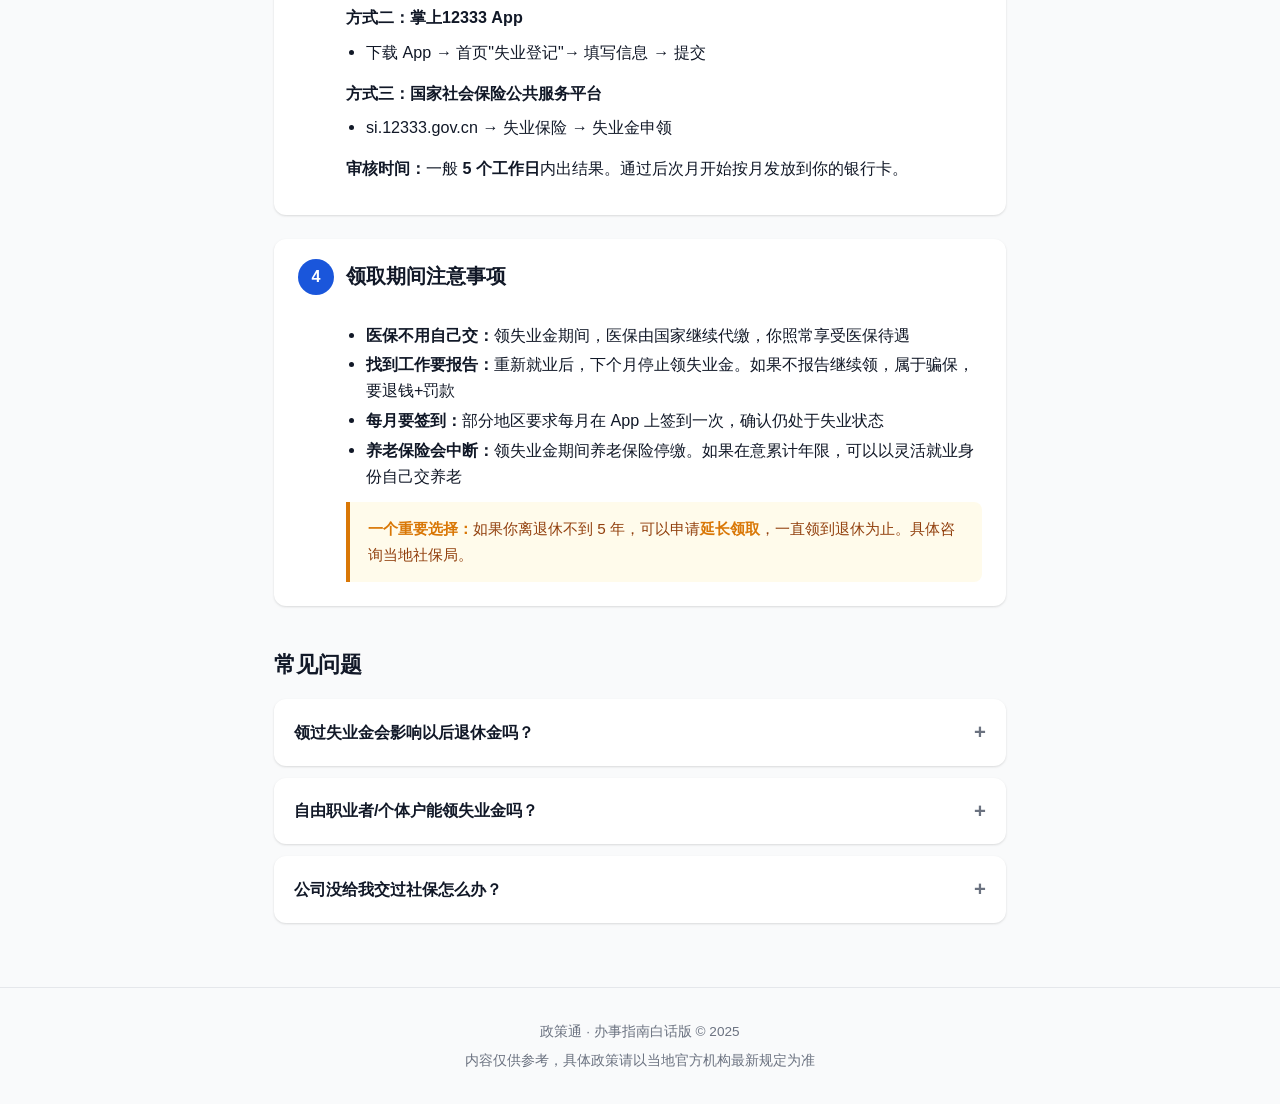
<file: guides/shiyejin-shenling.html>
<!DOCTYPE html>
<html lang="zh-CN">
<head>
<meta charset="UTF-8">
<meta name="viewport" content="width=device-width, initial-scale=1.0">
<meta name="description" content="被裁了、离职了怎么领失业金？申请条件、每月能领多少钱、最长能领多久、手机办理流程，全攻略。">
<title>失业金申领 — 政策通</title>
<link rel="stylesheet" href="../style.css">
</head>
<body>

<header>
  <div class="header-inner">
    <a href="../" class="logo">政策通<span>办事指南白话版</span></a>
    <nav><a href="../">首页</a><a href="/#hot">热门指南</a></nav>
  </div>
</header>

<div class="guide-hero">
  <span class="tag tag-shebao">社保</span>
  <h1>失业金申领</h1>
  <p class="update-time">更新于 2025 年 5 月 · 适用于全国</p>
</div>

<div class="breadcrumb">
  <a href="../">首页</a> &rsaquo; 社保 &rsaquo; 失业金申领
</div>

<div class="guide-content">

  <div class="step">
    <div class="step-header">
      <span class="step-num">?</span>
      一句话说清楚
    </div>
    <div class="step-body">
      <p>被公司辞退、合同到期不续签、公司倒闭……只要不是自己主动辞职，并且社保交满 1 年，就能领失业金。<strong>每月拿钱，最长拿 24 个月</strong>。领取期间医保由国家继续帮你交。手机上就能申请。</p>
    </div>
  </div>

  <div class="step">
    <div class="step-header">
      <span class="step-num">1</span>
      先确认你有没有资格
    </div>
    <div class="step-body">
      <p>同时满足以下 3 个条件才能领：</p>
      <ul>
        <li><strong>社保缴满 1 年：</strong>失业保险累计缴费满 12 个月</li>
        <li><strong>非自愿失业：</strong>被辞退、裁员、合同到期不续签、公司倒闭等（自己主动辞职的不行）</li>
        <li><strong>已办理失业登记：</strong>在社保系统里做了失业登记（现在手机上就能办）</li>
      </ul>
      <div class="tip-box">
        <strong>关键区别：</strong>"被公司辞退"可以领，"自己提离职"不能领。所以如果公司想让你自己写辞职信——不要写。让公司正常走解除劳动合同流程。
      </div>
    </div>
  </div>

  <div class="step">
    <div class="step-header">
      <span class="step-num">2</span>
      你能领多少钱、领多久
    </div>
    <div class="step-body">
      <p><strong>每月金额：</strong>一般为当地最低工资标准的 <strong>90%</strong> 左右。</p>
      <ul>
        <li>北京：约 2124 元/月</li>
        <li>上海：约 2175 元/月</li>
        <li>广州：约 2070 元/月</li>
        <li>深圳：约 2124 元/月</li>
        <li>其他城市：约 1500-2000 元/月</li>
      </ul>
      <p style="margin-top:14px"><strong>能领多久：</strong>取决于你交了多久社保。</p>
      <ul>
        <li>缴满 1 年不满 5 年 → 最长领 12 个月</li>
        <li>缴满 5 年不满 10 年 → 最长领 18 个月</li>
        <li>缴满 10 年以上 → 最长领 24 个月</li>
      </ul>
      <p style="margin-top:12px">重新就业后再次失业的，缴费时间重新计算，但上次没领完的月数可以合并。</p>
    </div>
  </div>

  <div class="step">
    <div class="step-header">
      <span class="step-num">3</span>
      手机申请（3 分钟搞定）
    </div>
    <div class="step-body">
      <p><strong>方式一：电子社保卡（最方便）</strong></p>
      <ul>
        <li>微信/支付宝搜"电子社保卡"→ 人社办事 → 失业登记</li>
        <li>登记完成后 → 失业保险待遇申领</li>
        <li>填好银行卡号（用于收钱）→ 提交</li>
      </ul>
      <p style="margin-top:14px"><strong>方式二：掌上12333 App</strong></p>
      <ul>
        <li>下载 App → 首页"失业登记"→ 填写信息 → 提交</li>
      </ul>
      <p style="margin-top:14px"><strong>方式三：国家社会保险公共服务平台</strong></p>
      <ul>
        <li>si.12333.gov.cn → 失业保险 → 失业金申领</li>
      </ul>
      <p style="margin-top:14px"><strong>审核时间：</strong>一般 <strong>5 个工作日</strong>内出结果。通过后次月开始按月发放到你的银行卡。</p>
    </div>
  </div>

  <div class="step">
    <div class="step-header">
      <span class="step-num">4</span>
      领取期间注意事项
    </div>
    <div class="step-body">
      <ul>
        <li><strong>医保不用自己交：</strong>领失业金期间，医保由国家继续代缴，你照常享受医保待遇</li>
        <li><strong>找到工作要报告：</strong>重新就业后，下个月停止领失业金。如果不报告继续领，属于骗保，要退钱+罚款</li>
        <li><strong>每月要签到：</strong>部分地区要求每月在 App 上签到一次，确认仍处于失业状态</li>
        <li><strong>养老保险会中断：</strong>领失业金期间养老保险停缴。如果在意累计年限，可以以灵活就业身份自己交养老</li>
      </ul>
      <div class="tip-box">
        <strong>一个重要选择：</strong>如果你离退休不到 5 年，可以申请<strong>延长领取</strong>，一直领到退休为止。具体咨询当地社保局。
      </div>
    </div>
  </div>

  <h2 style="font-size:1.3rem;margin:40px 0 16px;">常见问题</h2>
  <div class="faq-item">
    <div class="faq-q">领过失业金会影响以后退休金吗？</div>
    <div class="faq-a">不影响退休金。退休金看的是养老保险缴费年限和缴费基数，和失业金是两个独立险种。领失业金期间养老保险会断缴（除非你自己补交），断缴本身会影响养老缴费年限。</div>
  </div>
  <div class="faq-item">
    <div class="faq-q">自由职业者/个体户能领失业金吗？</div>
    <div class="faq-a">不能。因为灵活就业人员只交养老和医疗保险，不交失业保险。只有正式职工才能领取失业金。不过 2025 年起部分城市在试点灵活就业人员失业保险，可以关注当地政策。</div>
  </div>
  <div class="faq-item">
    <div class="faq-q">公司没给我交过社保怎么办？</div>
    <div class="faq-a">公司不给员工交社保是违法的。你可以向当地劳动监察大队投诉（电话 12333），要求单位补缴。如果因为单位没交导致你领不了失业金，可以申请劳动仲裁要求单位赔偿损失。</div>
  </div>

</div>

<footer>
  <p>政策通 · 办事指南白话版 &copy; 2025</p>
  <p style="margin-top:6px">内容仅供参考，具体政策请以当地官方机构最新规定为准</p>
</footer>

<script src="../script.js"></script>
</body>
</html>
</file>
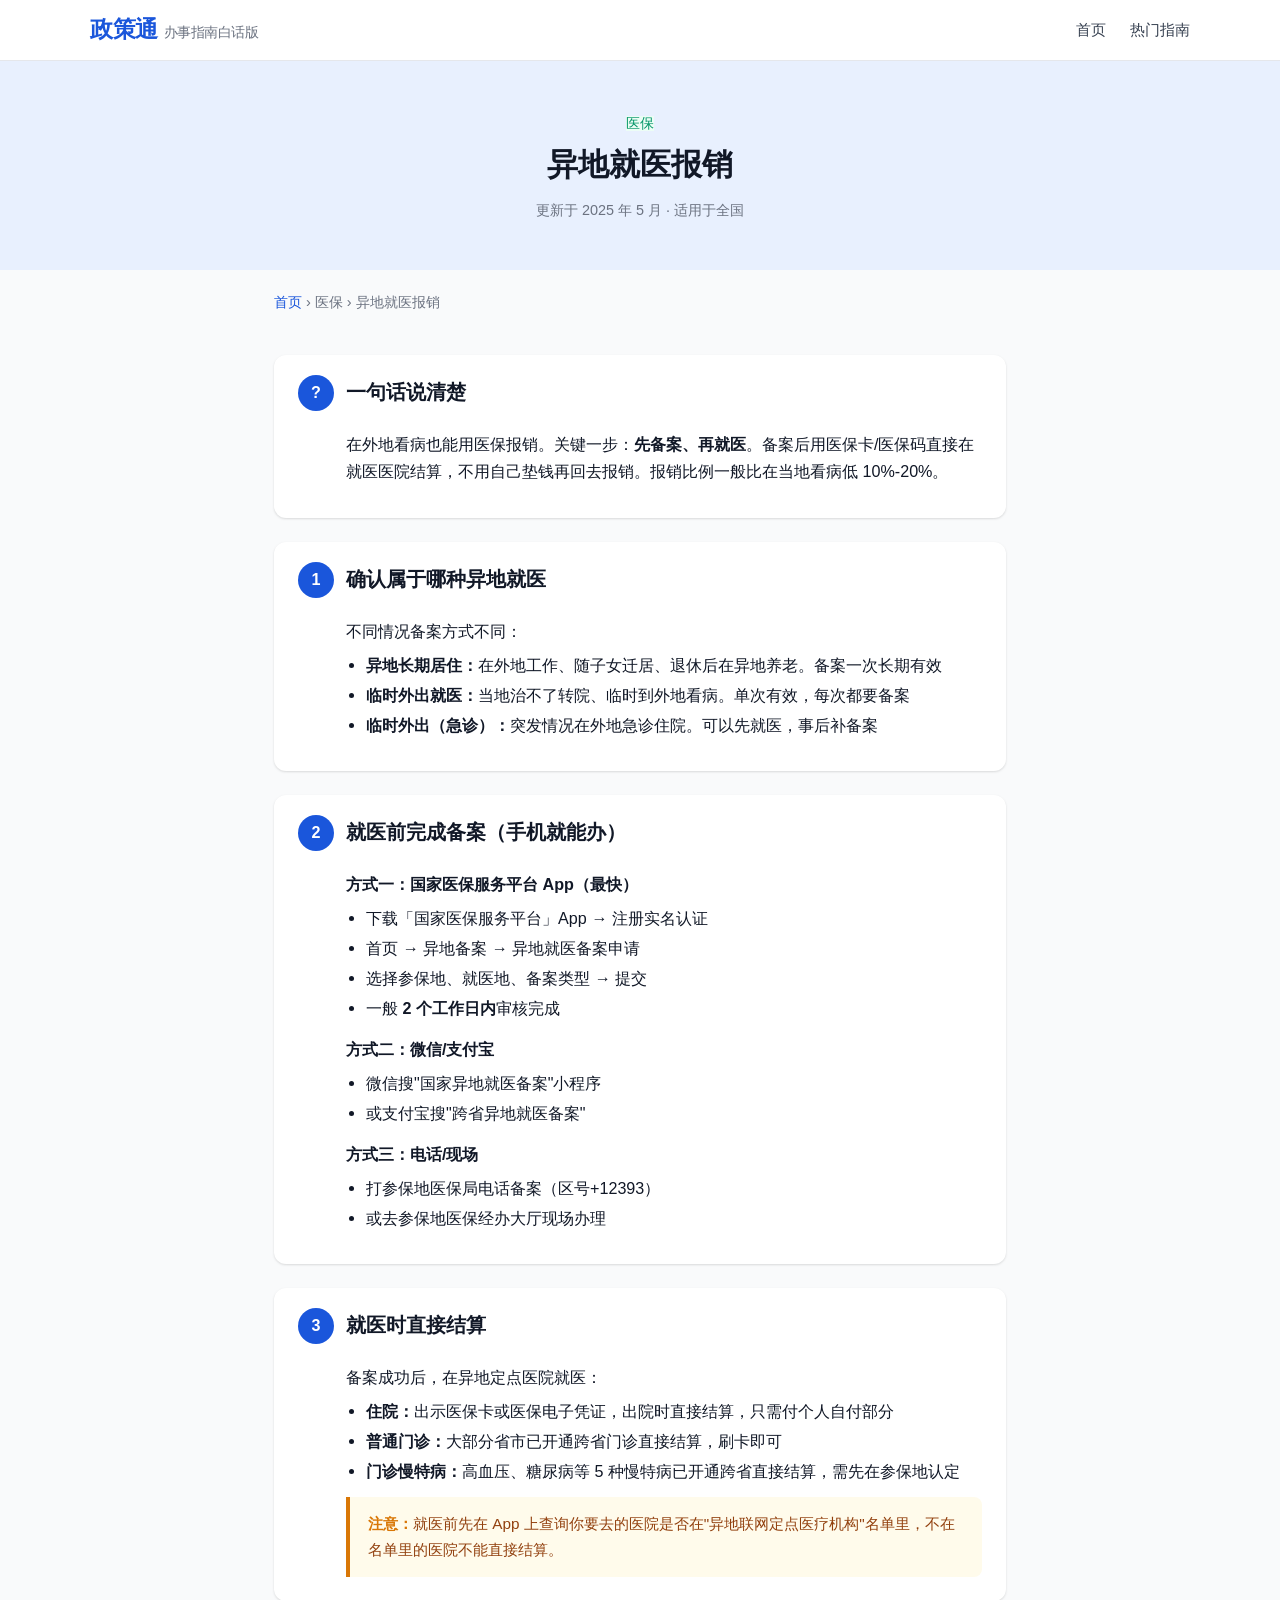
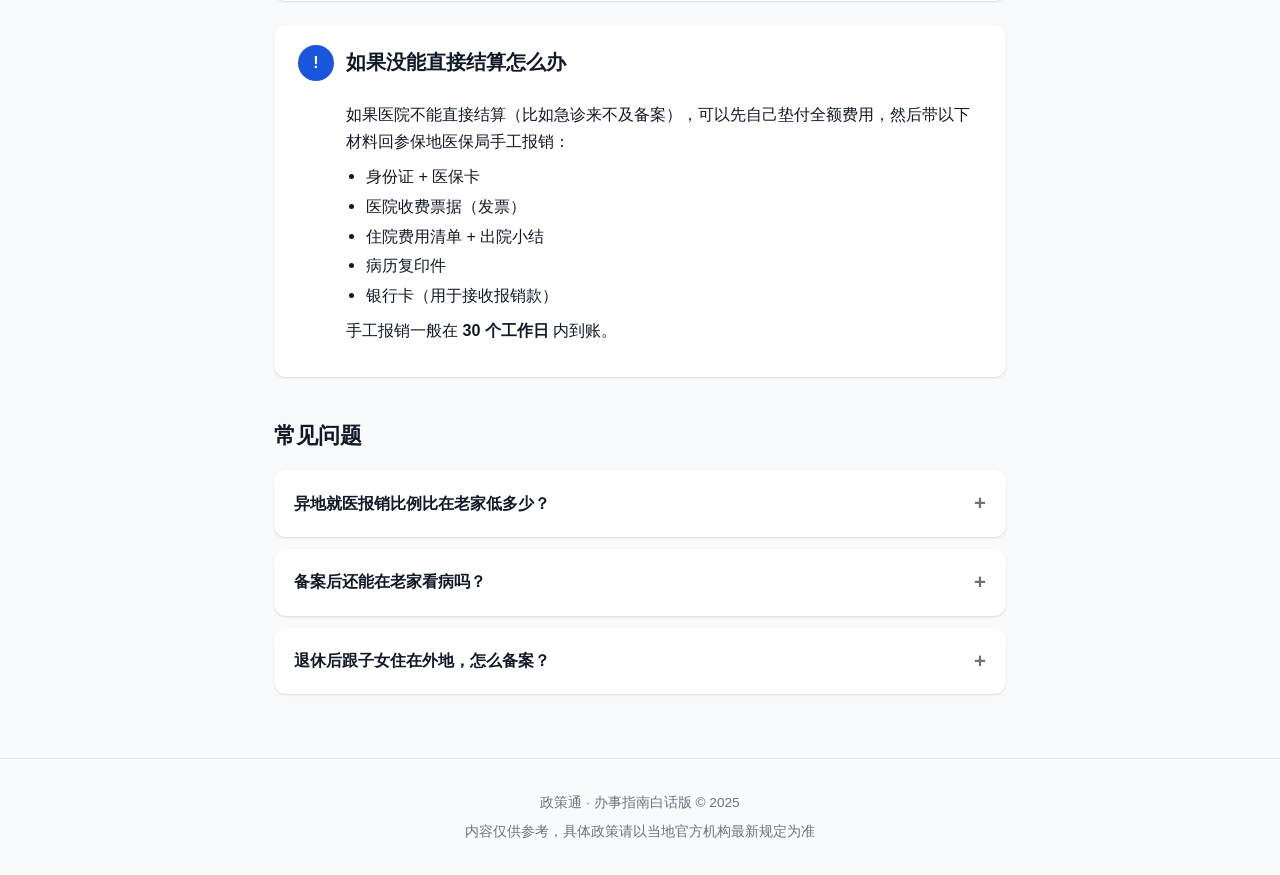
<file: guides/yibao-baoxiao.html>
<!DOCTYPE html>
<html lang="zh-CN">
<head>
<meta charset="UTF-8">
<meta name="viewport" content="width=device-width, initial-scale=1.0">
<meta name="description" content="在外地看病怎么用医保报销？异地就医备案流程、报销比例、所需材料，手机就能办，三步搞定。">
<title>异地就医报销 — 政策通</title>
<link rel="stylesheet" href="../style.css">
</head>
<body>

<header>
  <div class="header-inner">
    <a href="../" class="logo">政策通<span>办事指南白话版</span></a>
    <nav><a href="../">首页</a><a href="/#hot">热门指南</a></nav>
  </div>
</header>

<div class="guide-hero">
  <span class="tag tag-yibao">医保</span>
  <h1>异地就医报销</h1>
  <p class="update-time">更新于 2025 年 5 月 · 适用于全国</p>
</div>

<div class="breadcrumb">
  <a href="../">首页</a> &rsaquo; 医保 &rsaquo; 异地就医报销
</div>

<div class="guide-content">

  <div class="step">
    <div class="step-header">
      <span class="step-num">?</span>
      一句话说清楚
    </div>
    <div class="step-body">
      <p>在外地看病也能用医保报销。关键一步：<strong>先备案、再就医</strong>。备案后用医保卡/医保码直接在就医医院结算，不用自己垫钱再回去报销。报销比例一般比在当地看病低 10%-20%。</p>
    </div>
  </div>

  <div class="step">
    <div class="step-header">
      <span class="step-num">1</span>
      确认属于哪种异地就医
    </div>
    <div class="step-body">
      <p>不同情况备案方式不同：</p>
      <ul>
        <li><strong>异地长期居住：</strong>在外地工作、随子女迁居、退休后在异地养老。备案一次长期有效</li>
        <li><strong>临时外出就医：</strong>当地治不了转院、临时到外地看病。单次有效，每次都要备案</li>
        <li><strong>临时外出（急诊）：</strong>突发情况在外地急诊住院。可以先就医，事后补备案</li>
      </ul>
    </div>
  </div>

  <div class="step">
    <div class="step-header">
      <span class="step-num">2</span>
      就医前完成备案（手机就能办）
    </div>
    <div class="step-body">
      <p><strong>方式一：国家医保服务平台 App（最快）</strong></p>
      <ul>
        <li>下载「国家医保服务平台」App → 注册实名认证</li>
        <li>首页 → 异地备案 → 异地就医备案申请</li>
        <li>选择参保地、就医地、备案类型 → 提交</li>
        <li>一般 <strong>2 个工作日内</strong>审核完成</li>
      </ul>
      <p style="margin-top:14px"><strong>方式二：微信/支付宝</strong></p>
      <ul>
        <li>微信搜"国家异地就医备案"小程序</li>
        <li>或支付宝搜"跨省异地就医备案"</li>
      </ul>
      <p style="margin-top:14px"><strong>方式三：电话/现场</strong></p>
      <ul>
        <li>打参保地医保局电话备案（区号+12393）</li>
        <li>或去参保地医保经办大厅现场办理</li>
      </ul>
    </div>
  </div>

  <div class="step">
    <div class="step-header">
      <span class="step-num">3</span>
      就医时直接结算
    </div>
    <div class="step-body">
      <p>备案成功后，在异地定点医院就医：</p>
      <ul>
        <li><strong>住院：</strong>出示医保卡或医保电子凭证，出院时直接结算，只需付个人自付部分</li>
        <li><strong>普通门诊：</strong>大部分省市已开通跨省门诊直接结算，刷卡即可</li>
        <li><strong>门诊慢特病：</strong>高血压、糖尿病等 5 种慢特病已开通跨省直接结算，需先在参保地认定</li>
      </ul>
      <div class="tip-box">
        <strong>注意：</strong>就医前先在 App 上查询你要去的医院是否在"异地联网定点医疗机构"名单里，不在名单里的医院不能直接结算。
      </div>
    </div>
  </div>

  <div class="step">
    <div class="step-header">
      <span class="step-num">!</span>
      如果没能直接结算怎么办
    </div>
    <div class="step-body">
      <p>如果医院不能直接结算（比如急诊来不及备案），可以先自己垫付全额费用，然后带以下材料回参保地医保局手工报销：</p>
      <ul>
        <li>身份证 + 医保卡</li>
        <li>医院收费票据（发票）</li>
        <li>住院费用清单 + 出院小结</li>
        <li>病历复印件</li>
        <li>银行卡（用于接收报销款）</li>
      </ul>
      <p style="margin-top:8px">手工报销一般在 <strong>30 个工作日</strong> 内到账。</p>
    </div>
  </div>

  <h2 style="font-size:1.3rem;margin:40px 0 16px;">常见问题</h2>
  <div class="faq-item">
    <div class="faq-q">异地就医报销比例比在老家低多少？</div>
    <div class="faq-a">一般来说，异地就医报销比例会比参保地低 10%-20%。比如你在老家能报 80%，异地可能报 60%-70%。具体比例可以在备案时查询。</div>
  </div>
  <div class="faq-item">
    <div class="faq-q">备案后还能在老家看病吗？</div>
    <div class="faq-a">可以。备案不会"锁"住你的医保，你在参保地（老家）仍然可以正常就医报销。</div>
  </div>
  <div class="faq-item">
    <div class="faq-q">退休后跟子女住在外地，怎么备案？</div>
    <div class="faq-a">选择"异地长期居住人员"类型备案，提供居住证或暂住证明（部分地区已取消），一次备案长期有效。</div>
  </div>

</div>

<footer>
  <p>政策通 · 办事指南白话版 &copy; 2025</p>
  <p style="margin-top:6px">内容仅供参考，具体政策请以当地官方机构最新规定为准</p>
</footer>

<script src="../script.js"></script>
</body>
</html>
</file>
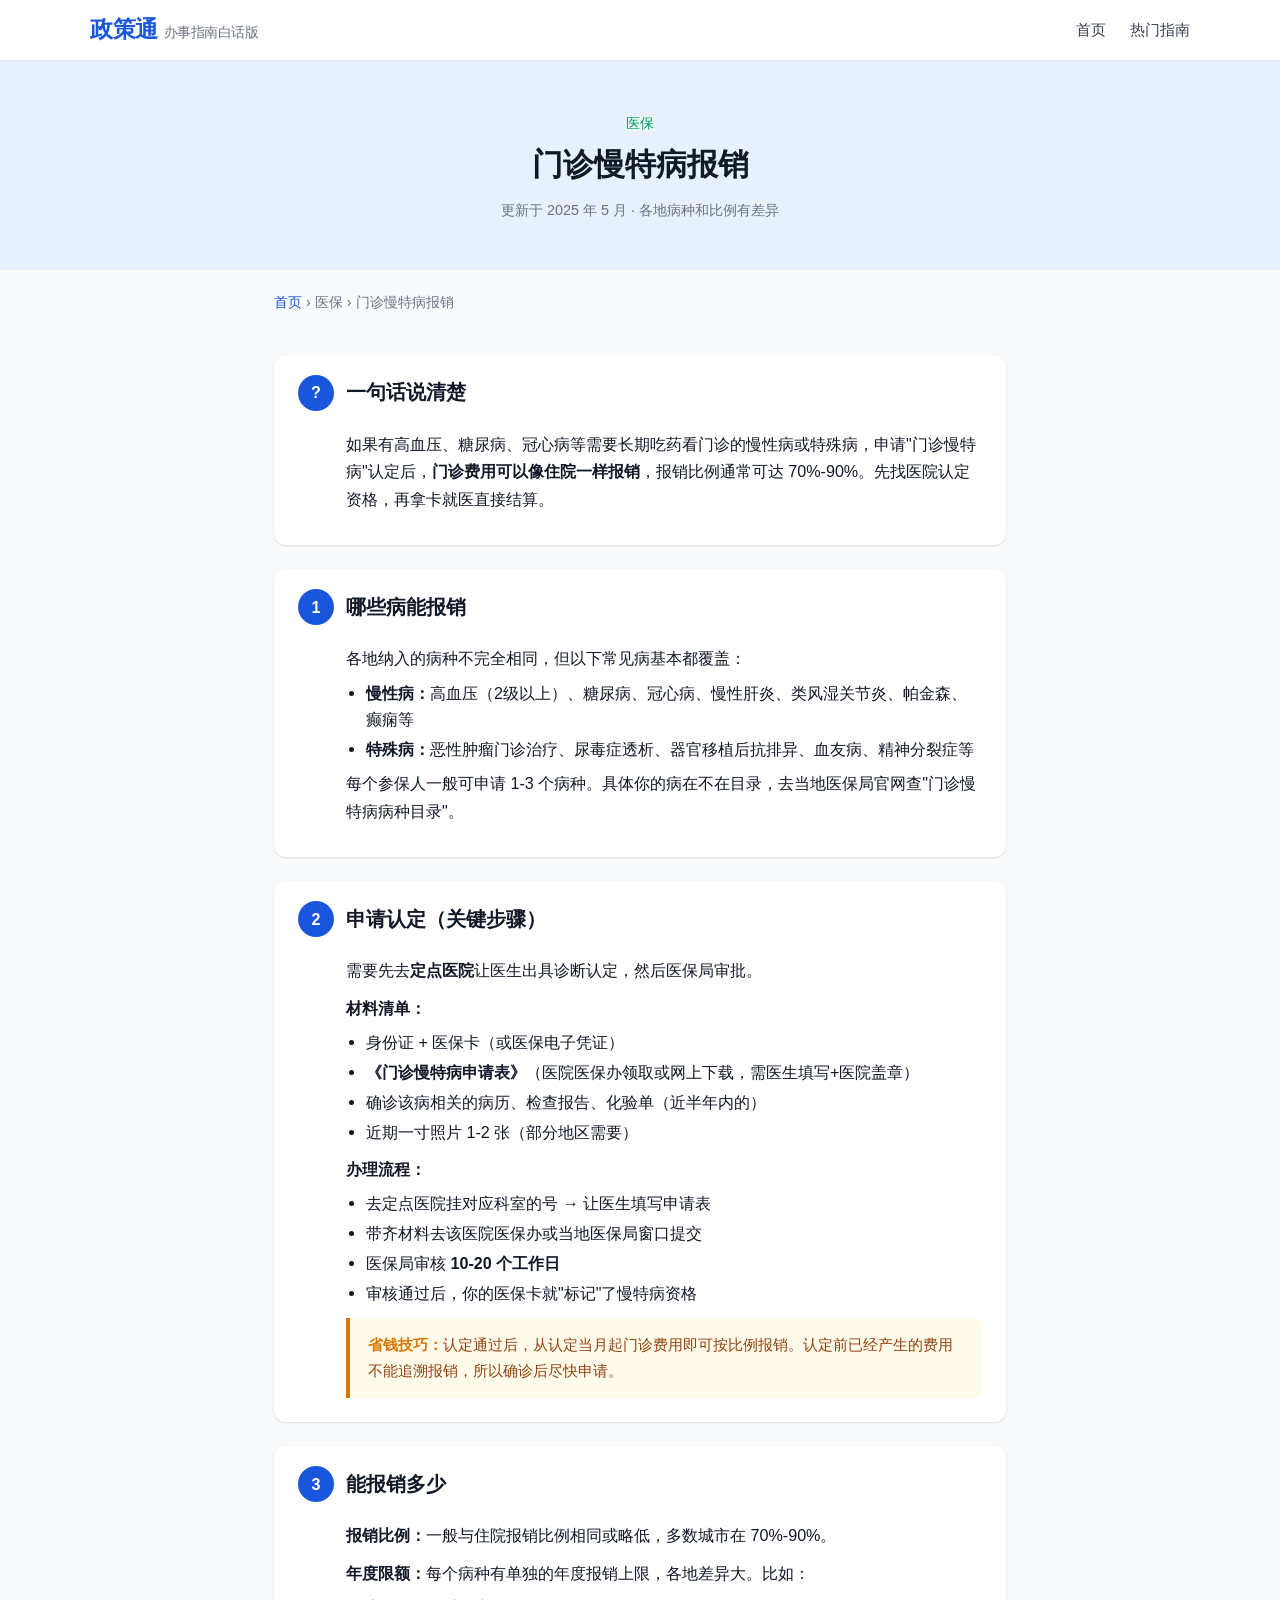
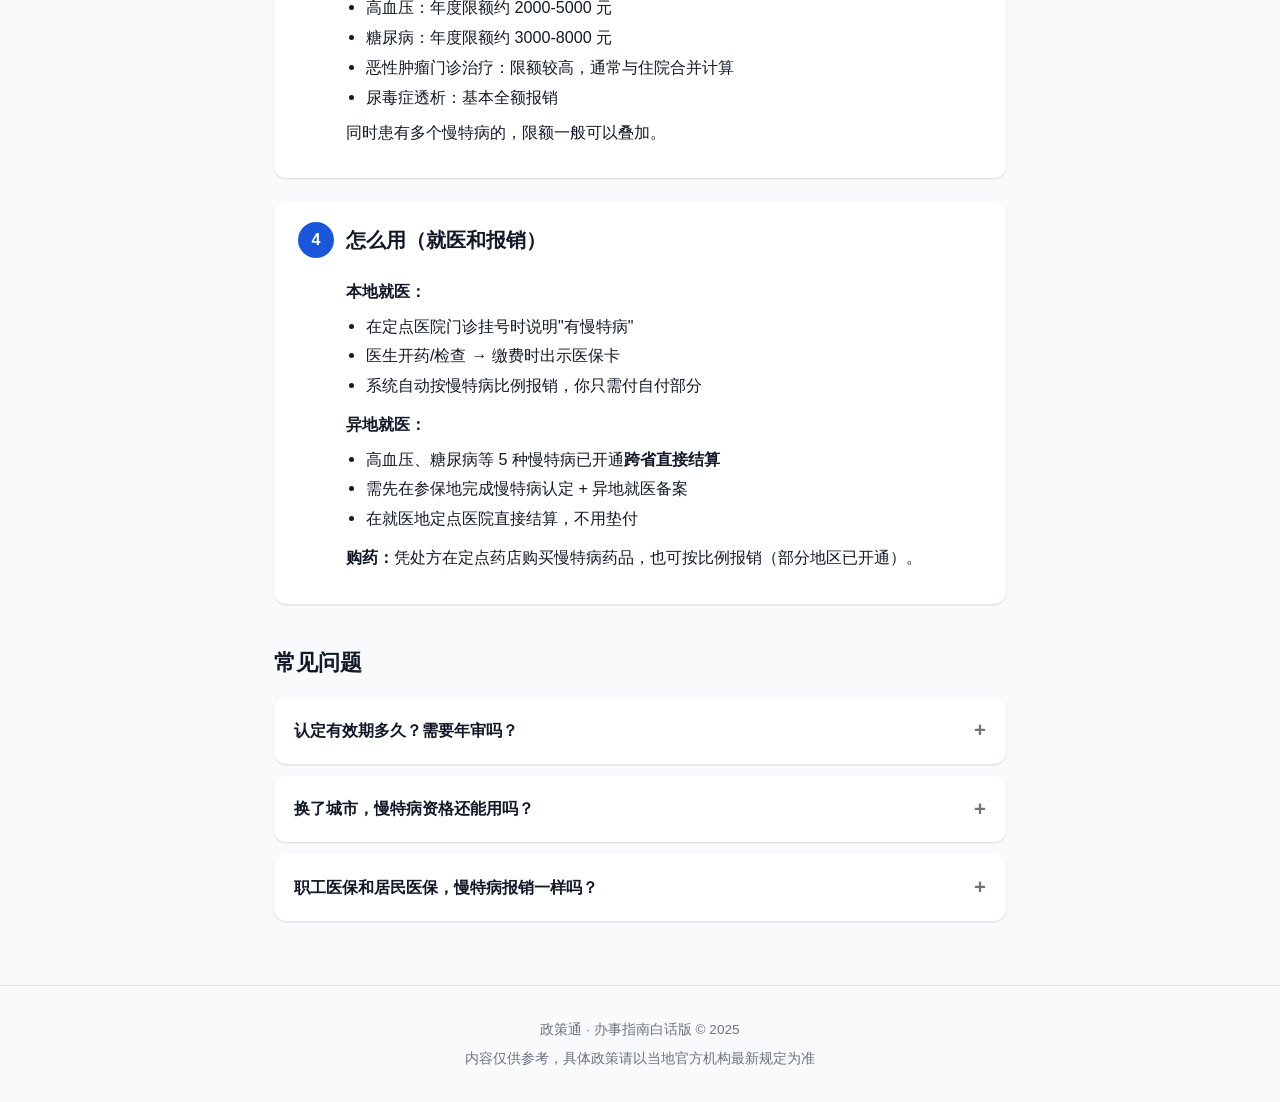
<file: guides/yibao-mendao.html>
<!DOCTYPE html>
<html lang="zh-CN">
<head>
<meta charset="UTF-8">
<meta name="viewport" content="width=device-width, initial-scale=1.0">
<meta name="description" content="高血压、糖尿病等慢性病门诊怎么报销？门诊慢特病认定申请流程、报销比例、所需材料、线上办理方式。">
<title>门诊慢特病报销 — 政策通</title>
<link rel="stylesheet" href="../style.css">
</head>
<body>

<header>
  <div class="header-inner">
    <a href="../" class="logo">政策通<span>办事指南白话版</span></a>
    <nav><a href="../">首页</a><a href="/#hot">热门指南</a></nav>
  </div>
</header>

<div class="guide-hero">
  <span class="tag tag-yibao">医保</span>
  <h1>门诊慢特病报销</h1>
  <p class="update-time">更新于 2025 年 5 月 · 各地病种和比例有差异</p>
</div>

<div class="breadcrumb">
  <a href="../">首页</a> &rsaquo; 医保 &rsaquo; 门诊慢特病报销
</div>

<div class="guide-content">

  <div class="step">
    <div class="step-header">
      <span class="step-num">?</span>
      一句话说清楚
    </div>
    <div class="step-body">
      <p>如果有高血压、糖尿病、冠心病等需要长期吃药看门诊的慢性病或特殊病，申请"门诊慢特病"认定后，<strong>门诊费用可以像住院一样报销</strong>，报销比例通常可达 70%-90%。先找医院认定资格，再拿卡就医直接结算。</p>
    </div>
  </div>

  <div class="step">
    <div class="step-header">
      <span class="step-num">1</span>
      哪些病能报销
    </div>
    <div class="step-body">
      <p>各地纳入的病种不完全相同，但以下常见病基本都覆盖：</p>
      <ul>
        <li><strong>慢性病：</strong>高血压（2级以上）、糖尿病、冠心病、慢性肝炎、类风湿关节炎、帕金森、癫痫等</li>
        <li><strong>特殊病：</strong>恶性肿瘤门诊治疗、尿毒症透析、器官移植后抗排异、血友病、精神分裂症等</li>
      </ul>
      <p style="margin-top:8px">每个参保人一般可申请 1-3 个病种。具体你的病在不在目录，去当地医保局官网查"门诊慢特病病种目录"。</p>
    </div>
  </div>

  <div class="step">
    <div class="step-header">
      <span class="step-num">2</span>
      申请认定（关键步骤）
    </div>
    <div class="step-body">
      <p>需要先去<strong>定点医院</strong>让医生出具诊断认定，然后医保局审批。</p>
      <p style="margin-top:10px"><strong>材料清单：</strong></p>
      <ul>
        <li>身份证 + 医保卡（或医保电子凭证）</li>
        <li><strong>《门诊慢特病申请表》</strong>（医院医保办领取或网上下载，需医生填写+医院盖章）</li>
        <li>确诊该病相关的病历、检查报告、化验单（近半年内的）</li>
        <li>近期一寸照片 1-2 张（部分地区需要）</li>
      </ul>
      <p style="margin-top:10px"><strong>办理流程：</strong></p>
      <ul>
        <li>去定点医院挂对应科室的号 → 让医生填写申请表</li>
        <li>带齐材料去该医院医保办或当地医保局窗口提交</li>
        <li>医保局审核 <strong>10-20 个工作日</strong></li>
        <li>审核通过后，你的医保卡就"标记"了慢特病资格</li>
      </ul>
      <div class="tip-box">
        <strong>省钱技巧：</strong>认定通过后，从认定当月起门诊费用即可按比例报销。认定前已经产生的费用不能追溯报销，所以确诊后尽快申请。
      </div>
    </div>
  </div>

  <div class="step">
    <div class="step-header">
      <span class="step-num">3</span>
      能报销多少
    </div>
    <div class="step-body">
      <p><strong>报销比例：</strong>一般与住院报销比例相同或略低，多数城市在 70%-90%。</p>
      <p style="margin-top:10px"><strong>年度限额：</strong>每个病种有单独的年度报销上限，各地差异大。比如：</p>
      <ul>
        <li>高血压：年度限额约 2000-5000 元</li>
        <li>糖尿病：年度限额约 3000-8000 元</li>
        <li>恶性肿瘤门诊治疗：限额较高，通常与住院合并计算</li>
        <li>尿毒症透析：基本全额报销</li>
      </ul>
      <p style="margin-top:8px">同时患有多个慢特病的，限额一般可以叠加。</p>
    </div>
  </div>

  <div class="step">
    <div class="step-header">
      <span class="step-num">4</span>
      怎么用（就医和报销）
    </div>
    <div class="step-body">
      <p><strong>本地就医：</strong></p>
      <ul>
        <li>在定点医院门诊挂号时说明"有慢特病"</li>
        <li>医生开药/检查 → 缴费时出示医保卡</li>
        <li>系统自动按慢特病比例报销，你只需付自付部分</li>
      </ul>
      <p style="margin-top:12px"><strong>异地就医：</strong></p>
      <ul>
        <li>高血压、糖尿病等 5 种慢特病已开通<strong>跨省直接结算</strong></li>
        <li>需先在参保地完成慢特病认定 + 异地就医备案</li>
        <li>在就医地定点医院直接结算，不用垫付</li>
      </ul>
      <p style="margin-top:12px"><strong>购药：</strong>凭处方在定点药店购买慢特病药品，也可按比例报销（部分地区已开通）。</p>
    </div>
  </div>

  <h2 style="font-size:1.3rem;margin:40px 0 16px;">常见问题</h2>
  <div class="faq-item">
    <div class="faq-q">认定有效期多久？需要年审吗？</div>
    <div class="faq-a">大部分慢特病认定长期有效，不需要年审。但部分疾病（如某些可治愈的特殊病）可能需要定期复审。认定通过后会告知有效期。</div>
  </div>
  <div class="faq-item">
    <div class="faq-q">换了城市，慢特病资格还能用吗？</div>
    <div class="faq-a">慢特病资格跟参保地走。转到新城市参保后需要重新认定。建议转移社保前先了解新城市的慢特病政策。</div>
  </div>
  <div class="faq-item">
    <div class="faq-q">职工医保和居民医保，慢特病报销一样吗？</div>
    <div class="faq-a">报销比例不同。职工医保慢特病报销比例更高（通常 80%-90%），居民医保相对低一些（通常 50%-70%）。但认定流程是一样的。</div>
  </div>

</div>

<footer>
  <p>政策通 · 办事指南白话版 &copy; 2025</p>
  <p style="margin-top:6px">内容仅供参考，具体政策请以当地官方机构最新规定为准</p>
</footer>

<script src="../script.js"></script>
</body>
</html>
</file>
<file: style.css>
/* ═══════════════════════════════════════ */
/*  政策通 - 办事指南白话版            */
/* ═══════════════════════════════════════ */

:root {
  --blue: #1a56db;
  --blue-light: #e8f0fe;
  --blue-dark: #0e3389;
  --green: #059669;
  --green-light: #ecfdf5;
  --orange: #d97706;
  --orange-light: #fffbeb;
  --gray-50: #f9fafb;
  --gray-100: #f3f4f6;
  --gray-200: #e5e7eb;
  --gray-300: #d1d5db;
  --gray-500: #6b7280;
  --gray-700: #374151;
  --gray-900: #111827;
  --white: #ffffff;
  --radius: 12px;
  --shadow: 0 1px 3px rgba(0,0,0,.08), 0 1px 2px rgba(0,0,0,.06);
  --shadow-md: 0 4px 6px rgba(0,0,0,.07), 0 2px 4px rgba(0,0,0,.06);
}

* { margin: 0; padding: 0; box-sizing: border-box; }

html { font-size: 17px; scroll-behavior: smooth; }

body {
  font-family: -apple-system, BlinkMacSystemFont, "Segoe UI", "PingFang SC",
               "Microsoft YaHei", "Hiragino Sans GB", sans-serif;
  color: var(--gray-900);
  line-height: 1.7;
  background: var(--gray-50);
  -webkit-font-smoothing: antialiased;
}

/* ── Header ── */
header {
  background: var(--white);
  border-bottom: 1px solid var(--gray-200);
  padding: 0 24px;
  position: sticky; top: 0; z-index: 100;
}
.header-inner {
  max-width: 1100px; margin: 0 auto;
  display: flex; align-items: center; justify-content: space-between;
  height: 60px;
}
.logo {
  font-size: 1.35rem; font-weight: 700; color: var(--blue);
  text-decoration: none; letter-spacing: -.02em;
}
.logo span { color: var(--gray-500); font-weight: 400; font-size: .85rem; margin-left: 6px; }
nav a {
  color: var(--gray-700); text-decoration: none; font-size: .9rem;
  margin-left: 24px; transition: color .15s;
}
nav a:hover { color: var(--blue); }

/* ── Footer ── */
footer {
  text-align: center; padding: 32px 24px; color: var(--gray-500);
  font-size: .8rem; border-top: 1px solid var(--gray-200); margin-top: 64px;
}
footer a { color: var(--blue); text-decoration: none; }

/* ── Hero ── */
.hero {
  background: linear-gradient(135deg, #0e3389 0%, #1a56db 50%, #3b82f6 100%);
  color: var(--white); text-align: center; padding: 72px 24px 64px;
}
.hero h1 { font-size: 2.2rem; font-weight: 800; letter-spacing: -.03em; }
.hero p { font-size: 1.1rem; opacity: .85; margin-top: 12px; max-width: 560px; margin-inline: auto; }

/* ── Search ── */
.search-wrap {
  max-width: 600px; margin: -24px auto 0; position: relative; z-index: 10;
  padding: 0 24px;
}
.search-box {
  display: flex; background: var(--white); border-radius: var(--radius);
  box-shadow: 0 10px 25px rgba(0,0,0,.12); overflow: hidden;
}
.search-box input {
  flex: 1; border: none; padding: 16px 20px; font-size: 1rem;
  outline: none; color: var(--gray-900);
}
.search-box input::placeholder { color: var(--gray-300); }
.search-box button {
  background: var(--blue); color: var(--white); border: none;
  padding: 16px 28px; font-size: 1rem; font-weight: 600; cursor: pointer;
  transition: background .15s;
}
.search-box button:hover { background: var(--blue-dark); }

/* ── Section ── */
.section {
  max-width: 1100px; margin: 56px auto 0; padding: 0 24px;
}
.section-title {
  font-size: 1.5rem; font-weight: 700; margin-bottom: 8px; color: var(--gray-900);
}
.section-sub {
  font-size: .95rem; color: var(--gray-500); margin-bottom: 28px;
}

/* ── Category cards ── */
.cat-grid {
  display: grid; grid-template-columns: repeat(auto-fill, minmax(240px, 1fr));
  gap: 16px;
}
.cat-card {
  background: var(--white); border-radius: var(--radius);
  padding: 24px; box-shadow: var(--shadow); cursor: pointer;
  transition: transform .15s, box-shadow .15s; text-decoration: none; color: inherit;
  display: block;
}
.cat-card:hover {
  transform: translateY(-2px); box-shadow: var(--shadow-md);
}
.cat-icon { font-size: 1.6rem; margin-bottom: 10px; }
.cat-name { font-weight: 600; font-size: 1.05rem; margin-bottom: 4px; }
.cat-desc { font-size: .85rem; color: var(--gray-500); line-height: 1.5; }

/* ── Guide cards ── */
.guide-grid {
  display: grid; grid-template-columns: repeat(auto-fill, minmax(310px, 1fr));
  gap: 16px;
}
.guide-card {
  background: var(--white); border-radius: var(--radius); padding: 24px;
  box-shadow: var(--shadow); text-decoration: none; color: inherit;
  display: flex; flex-direction: column; gap: 10px;
  transition: transform .15s, box-shadow .15s;
}
.guide-card:hover {
  transform: translateY(-2px); box-shadow: var(--shadow-md);
}
.guide-card .tag {
  display: inline-block; padding: 2px 10px; border-radius: 100px;
  font-size: .75rem; font-weight: 600; width: fit-content;
}
.tag-shebao { background: #e8f0fe; color: #1a56db; }
.tag-yibao  { background: #ecfdf5; color: #059669; }
.tag-gjj    { background: #fffbeb; color: #d97706; }
.tag-other  { background: #f3f4f6; color: #6b7280; }
.guide-card h3 { font-size: 1.1rem; font-weight: 700; }
.guide-card p  { font-size: .88rem; color: var(--gray-500); line-height: 1.6; }

/* ── Guide page ── */
.guide-hero {
  background: var(--blue-light); padding: 48px 24px; text-align: center;
}
.guide-hero .tag { margin: 0 auto 12px; font-size: .8rem; }
.guide-hero h1 { font-size: 1.8rem; font-weight: 800; }
.guide-hero .update-time { font-size: .85rem; color: var(--gray-500); margin-top: 8px; }
.guide-content {
  max-width: 780px; margin: 40px auto; padding: 0 24px;
}

/* ── Step block ── */
.step {
  background: var(--white); border-radius: var(--radius);
  box-shadow: var(--shadow); margin-bottom: 24px; overflow: hidden;
}
.step-header {
  padding: 20px 24px; font-size: 1.15rem; font-weight: 700;
  display: flex; align-items: center; gap: 12px; cursor: pointer;
  user-select: none;
}
.step-header .step-num {
  width: 36px; height: 36px; border-radius: 50%;
  background: var(--blue); color: var(--white); font-size: .95rem;
  display: flex; align-items: center; justify-content: center; flex-shrink: 0;
}
.step-body { padding: 0 24px 24px 72px; font-size: .95rem; }
.step-body p { margin-bottom: 8px; }
.step-body ul { margin: 8px 0; padding-left: 20px; }
.step-body li { margin-bottom: 4px; line-height: 1.6; }
.tip-box {
  background: var(--orange-light); border-left: 4px solid var(--orange);
  padding: 14px 18px; border-radius: 0 8px 8px 0; margin-top: 12px;
  font-size: .9rem; color: #92400e;
}
.tip-box strong { color: var(--orange); }

/* ── Breadcrumb ── */
.breadcrumb {
  max-width: 780px; margin: 20px auto 0; padding: 0 24px;
  font-size: .85rem; color: var(--gray-500);
}
.breadcrumb a { color: var(--blue); text-decoration: none; }
.breadcrumb a:hover { text-decoration: underline; }

/* ── FAQ ── */
.faq-item {
  background: var(--white); border-radius: var(--radius);
  box-shadow: var(--shadow); margin-bottom: 12px; overflow: hidden;
}
.faq-q {
  padding: 16px 20px; font-weight: 600; cursor: pointer; user-select: none;
  display: flex; justify-content: space-between; align-items: center;
  font-size: .95rem;
}
.faq-q::after { content: '+'; font-size: 1.2rem; color: var(--gray-500); }
.faq-a { padding: 0 20px 16px; font-size: .9rem; color: var(--gray-700); line-height: 1.7; display: none; }
.faq-item.open .faq-a { display: block; }
.faq-item.open .faq-q::after { content: '−'; }

/* ── City selector ── */
.city-bar {
  background: var(--white); border-radius: var(--radius); padding: 16px 20px;
  box-shadow: var(--shadow); margin-bottom: 24px;
  display: flex; align-items: center; gap: 12px; flex-wrap: wrap;
}
.city-bar label { font-weight: 600; font-size: .9rem; white-space: nowrap; }
.city-bar select {
  padding: 8px 12px; border: 1px solid var(--gray-200); border-radius: 8px;
  font-size: .9rem; outline: none; cursor: pointer;
}

/* ── Responsive ── */
@media (max-width: 640px) {
  .hero { padding: 48px 20px 40px; }
  .hero h1 { font-size: 1.6rem; }
  .hero p { font-size: .95rem; }
  .search-box input { padding: 14px 16px; }
  .search-box button { padding: 14px 20px; font-size: .9rem; }
  .cat-grid { grid-template-columns: repeat(2, 1fr); }
  .guide-grid { grid-template-columns: 1fr; }
  .step-header { padding: 16px 18px; font-size: 1.05rem; }
  .step-body { padding: 0 18px 20px 60px; }
  nav a { margin-left: 14px; font-size: .82rem; }
}

/* ── No results ── */
.no-results {
  text-align: center; padding: 48px 24px; color: var(--gray-500);
}
.no-results .icon { font-size: 3rem; margin-bottom: 12px; }
</file>
